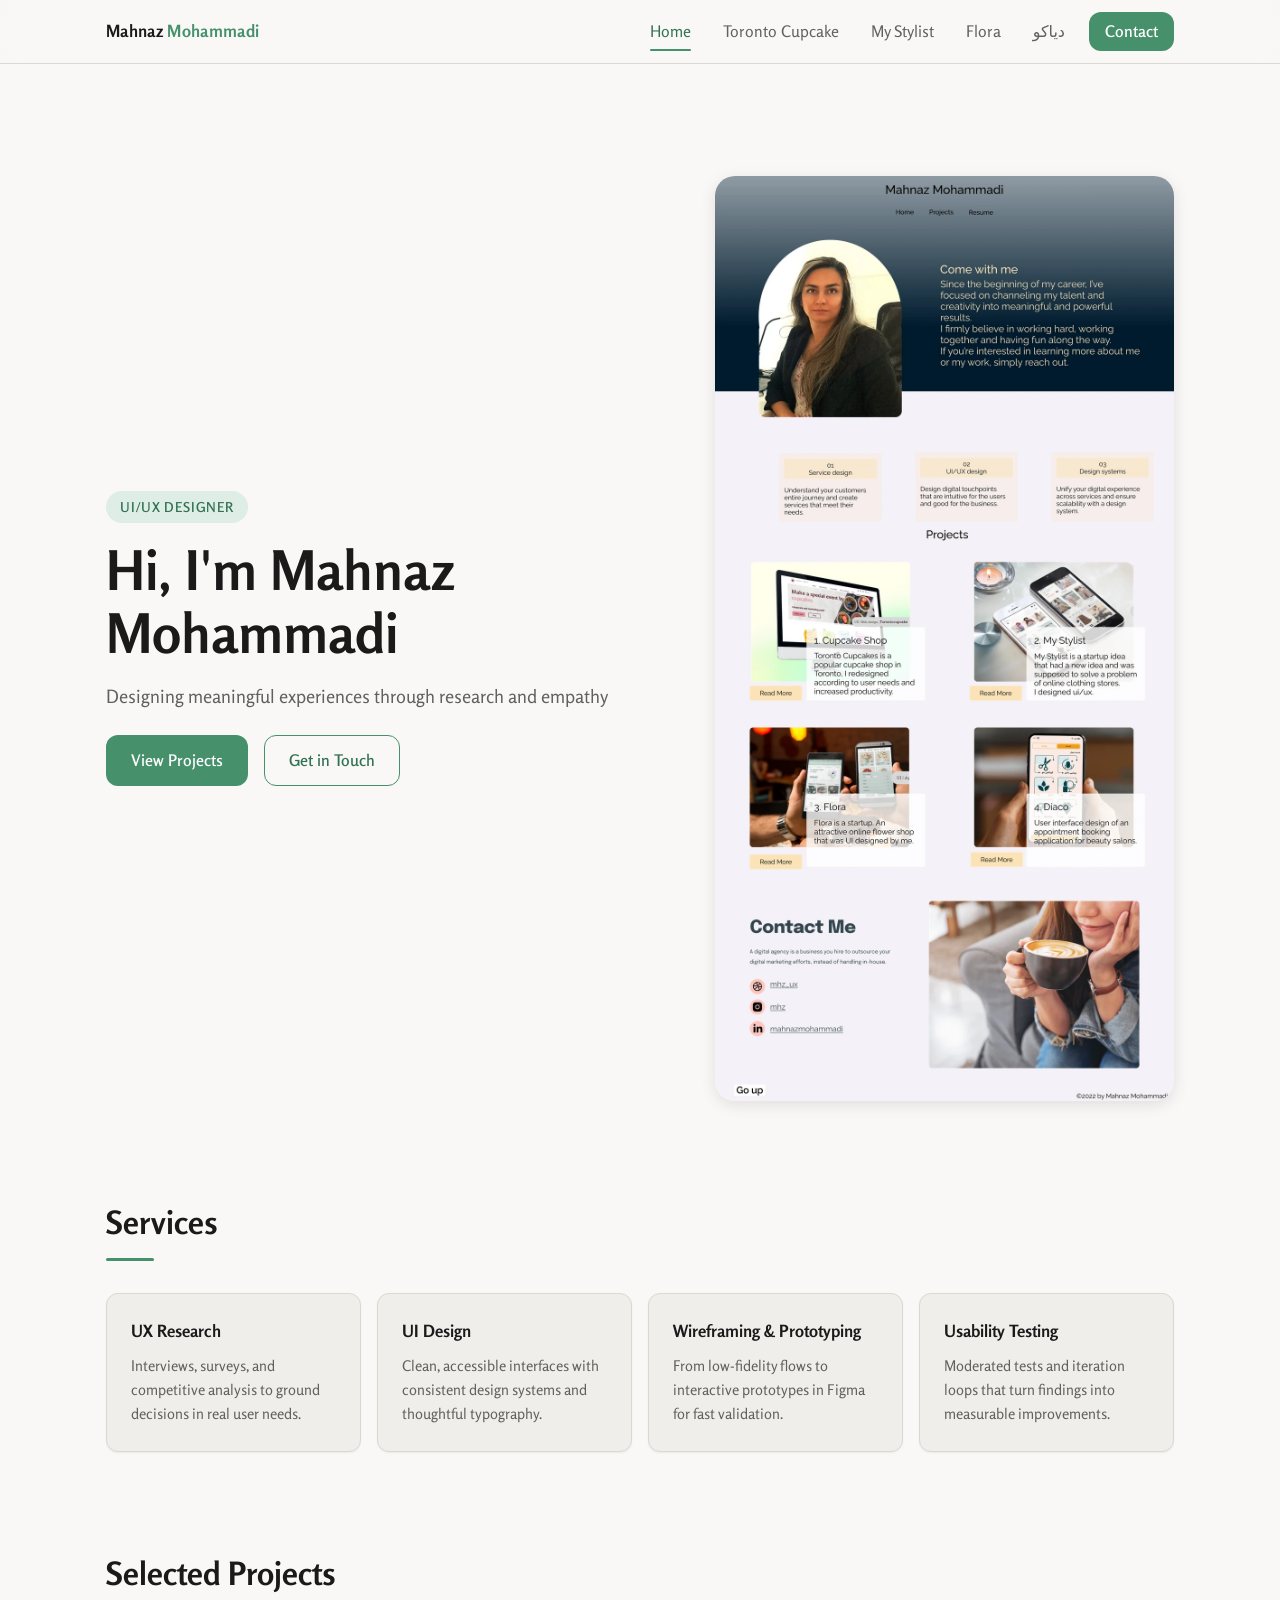
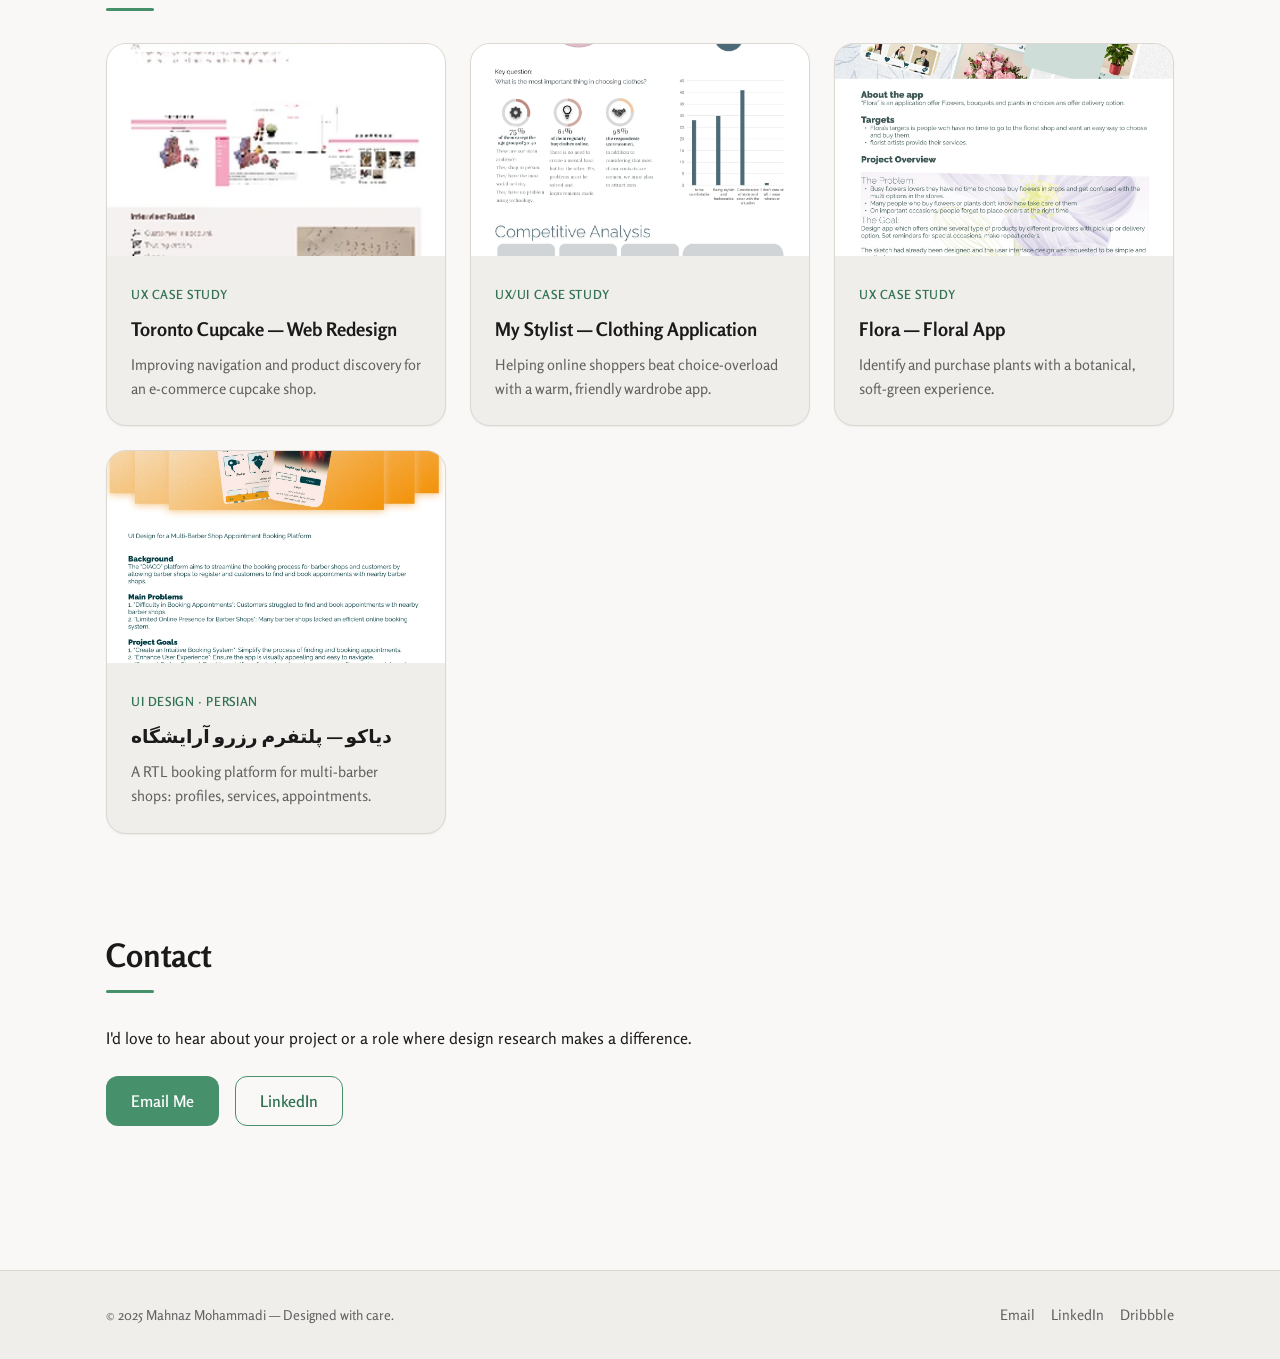
<file: index.html>
<!DOCTYPE html>
<html lang="en">
<head>
<meta charset="UTF-8" />
<meta name="viewport" content="width=device-width, initial-scale=1" />
<title>Mahnaz Mohammadi — UI/UX Designer</title>
<meta name="description" content="Portfolio of Mahnaz Mohammadi, UI/UX Designer — designing meaningful experiences through research and empathy." />
<link rel="preconnect" href="https://fonts.googleapis.com" />
<link rel="preconnect" href="https://fonts.gstatic.com" crossorigin />
<link href="https://fonts.googleapis.com/css2?family=Rosario:ital,wght@0,400;0,500;0,600;0,700;1,400&family=Balsamiq+Sans:wght@400;700&family=Vazirmatn:wght@400;600;700&display=swap" rel="stylesheet" />
<link rel="stylesheet" href="style.css" />
</head>
<body>
<a class="skip-link" href="#main">Skip to content</a>

<header class="site-header">
  <div class="header-inner">
    <a class="logo" href="index.html">Mahnaz <span>Mohammadi</span></a>
    <button class="nav-toggle" aria-expanded="false" aria-controls="primary-nav" aria-label="Toggle navigation">
      <span></span><span></span><span></span>
    </button>
    <nav id="primary-nav" class="nav-links" aria-label="Primary">
      <a href="index.html">Home</a>
      <a href="cupcake.html">Toronto Cupcake</a>
      <a href="my-stylist.html">My Stylist</a>
      <a href="flora.html">Flora</a>
      <a href="diaco.html">دیاکو</a>
      <a class="nav-cta" href="mailto:mahnaz.mohammadi@example.com">Contact</a>
    </nav>
  </div>
</header>

<main id="main">
  <!-- Hero -->
  <section class="hero">
    <div class="container hero-grid">
      <div>
        <span class="eyebrow">UI/UX Designer</span>
        <h1>Hi, I'm Mahnaz Mohammadi</h1>
        <p class="tagline">Designing meaningful experiences through research and empathy</p>
        <div class="btn-row">
          <a class="btn btn-primary" href="#projects">View Projects</a>
          <a class="btn btn-outline" href="mailto:mahnaz.mohammadi@example.com">Get in Touch</a>
        </div>
      </div>
      <img class="hero-img lazy-img" data-src="images/home.webp" alt="Portrait / design overview of Mahnaz Mohammadi" width="640" height="480" />
    </div>
  </section>

  <!-- Services -->
  <section class="section container" id="services">
    <h2 class="section-title">Services</h2>
    <div class="services-grid">
      <div class="service-card"><h3>UX Research</h3><p>Interviews, surveys, and competitive analysis to ground decisions in real user needs.</p></div>
      <div class="service-card"><h3>UI Design</h3><p>Clean, accessible interfaces with consistent design systems and thoughtful typography.</p></div>
      <div class="service-card"><h3>Wireframing &amp; Prototyping</h3><p>From low-fidelity flows to interactive prototypes in Figma for fast validation.</p></div>
      <div class="service-card"><h3>Usability Testing</h3><p>Moderated tests and iteration loops that turn findings into measurable improvements.</p></div>
    </div>
  </section>

  <!-- Projects -->
  <section class="section container" id="projects">
    <h2 class="section-title">Selected Projects</h2>
    <div class="projects-grid">
      <a class="project-card" href="cupcake.html">
        <img class="lazy-img" data-src="images/cupcake-4.webp" alt="Toronto Cupcake website redesign" loading="lazy" />
        <div class="card-body">
          <span class="card-tag">UX Case Study</span>
          <h3>Toronto Cupcake — Web Redesign</h3>
          <p>Improving navigation and product discovery for an e-commerce cupcake shop.</p>
        </div>
      </a>
      <a class="project-card" href="my-stylist.html">
        <img class="lazy-img" data-src="images/my-stylist.webp" alt="My Stylist clothing application" loading="lazy" />
        <div class="card-body">
          <span class="card-tag">UX/UI Case Study</span>
          <h3>My Stylist — Clothing Application</h3>
          <p>Helping online shoppers beat choice-overload with a warm, friendly wardrobe app.</p>
        </div>
      </a>
      <a class="project-card" href="flora.html">
        <img class="lazy-img" data-src="images/flora-1.webp" alt="Flora floral app" loading="lazy" />
        <div class="card-body">
          <span class="card-tag">UX Case Study</span>
          <h3>Flora — Floral App</h3>
          <p>Identify and purchase plants with a botanical, soft-green experience.</p>
        </div>
      </a>
      <a class="project-card" href="diaco.html">
        <img class="lazy-img" data-src="images/diaco-1.webp" alt="Diaco barber booking platform" loading="lazy" />
        <div class="card-body">
          <span class="card-tag">UI Design · Persian</span>
          <h3>دیاکو — پلتفرم رزرو آرایشگاه</h3>
          <p>A RTL booking platform for multi-barber shops: profiles, services, appointments.</p>
        </div>
      </a>
    </div>
  </section>

  <!-- Contact -->
  <section class="section container" id="contact">
    <h2 class="section-title">Contact</h2>
    <p>I'd love to hear about your project or a role where design research makes a difference.</p>
    <div class="btn-row" style="margin-top: var(--sp-3);">
      <a class="btn btn-primary" href="mailto:mahnaz.mohammadi@example.com">Email Me</a>
      <a class="btn btn-outline" href="https://www.linkedin.com/in/mahnaz-mohammadi" target="_blank" rel="noopener">LinkedIn</a>
    </div>
  </section>
</main>

<footer class="site-footer">
  <div class="container footer-inner">
    <span class="footer-copy">© 2025 Mahnaz Mohammadi — Designed with care.</span>
    <nav class="footer-links" aria-label="Social">
      <a href="mailto:mahnaz.mohammadi@example.com">Email</a>
      <a href="https://www.linkedin.com/in/mahnaz-mohammadi" target="_blank" rel="noopener">LinkedIn</a>
      <a href="https://dribbble.com/" target="_blank" rel="noopener">Dribbble</a>
    </nav>
  </div>
</footer>

<script src="main.js"></script>
</body>
</html>
</file>
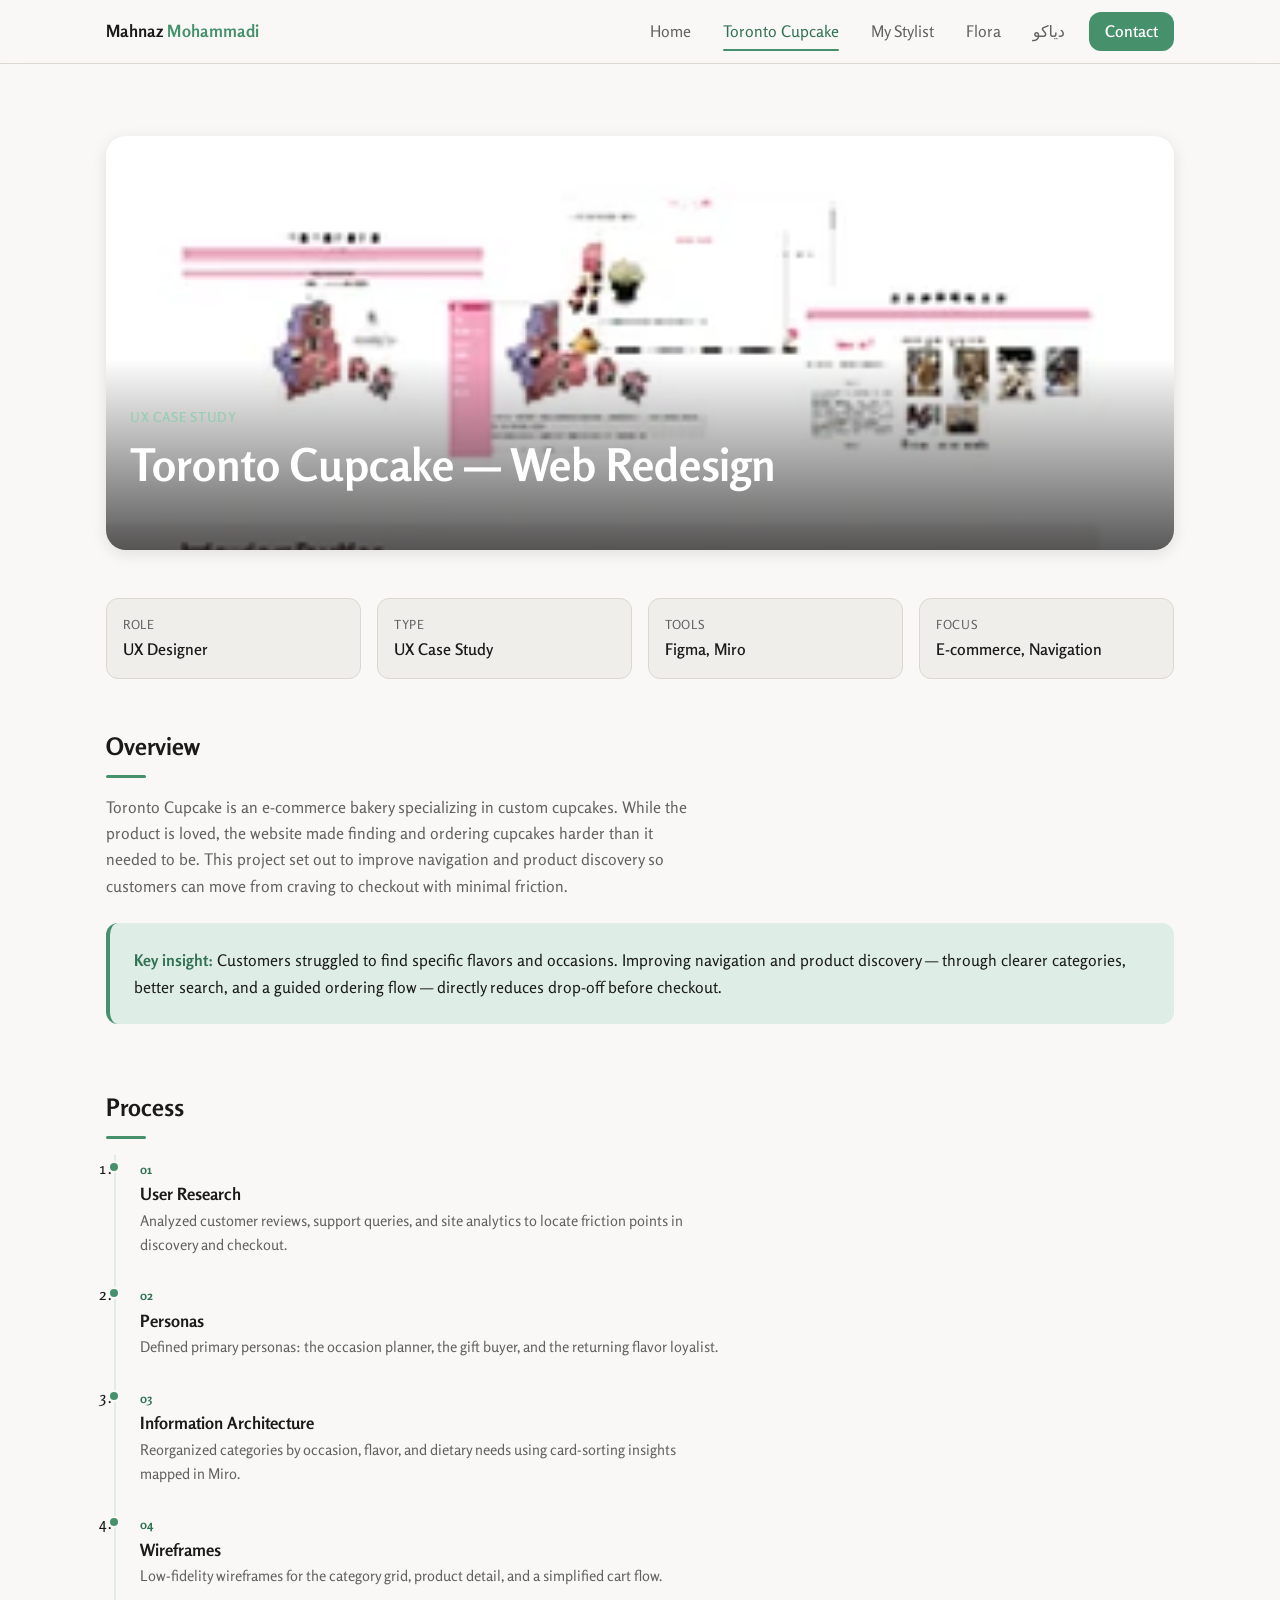
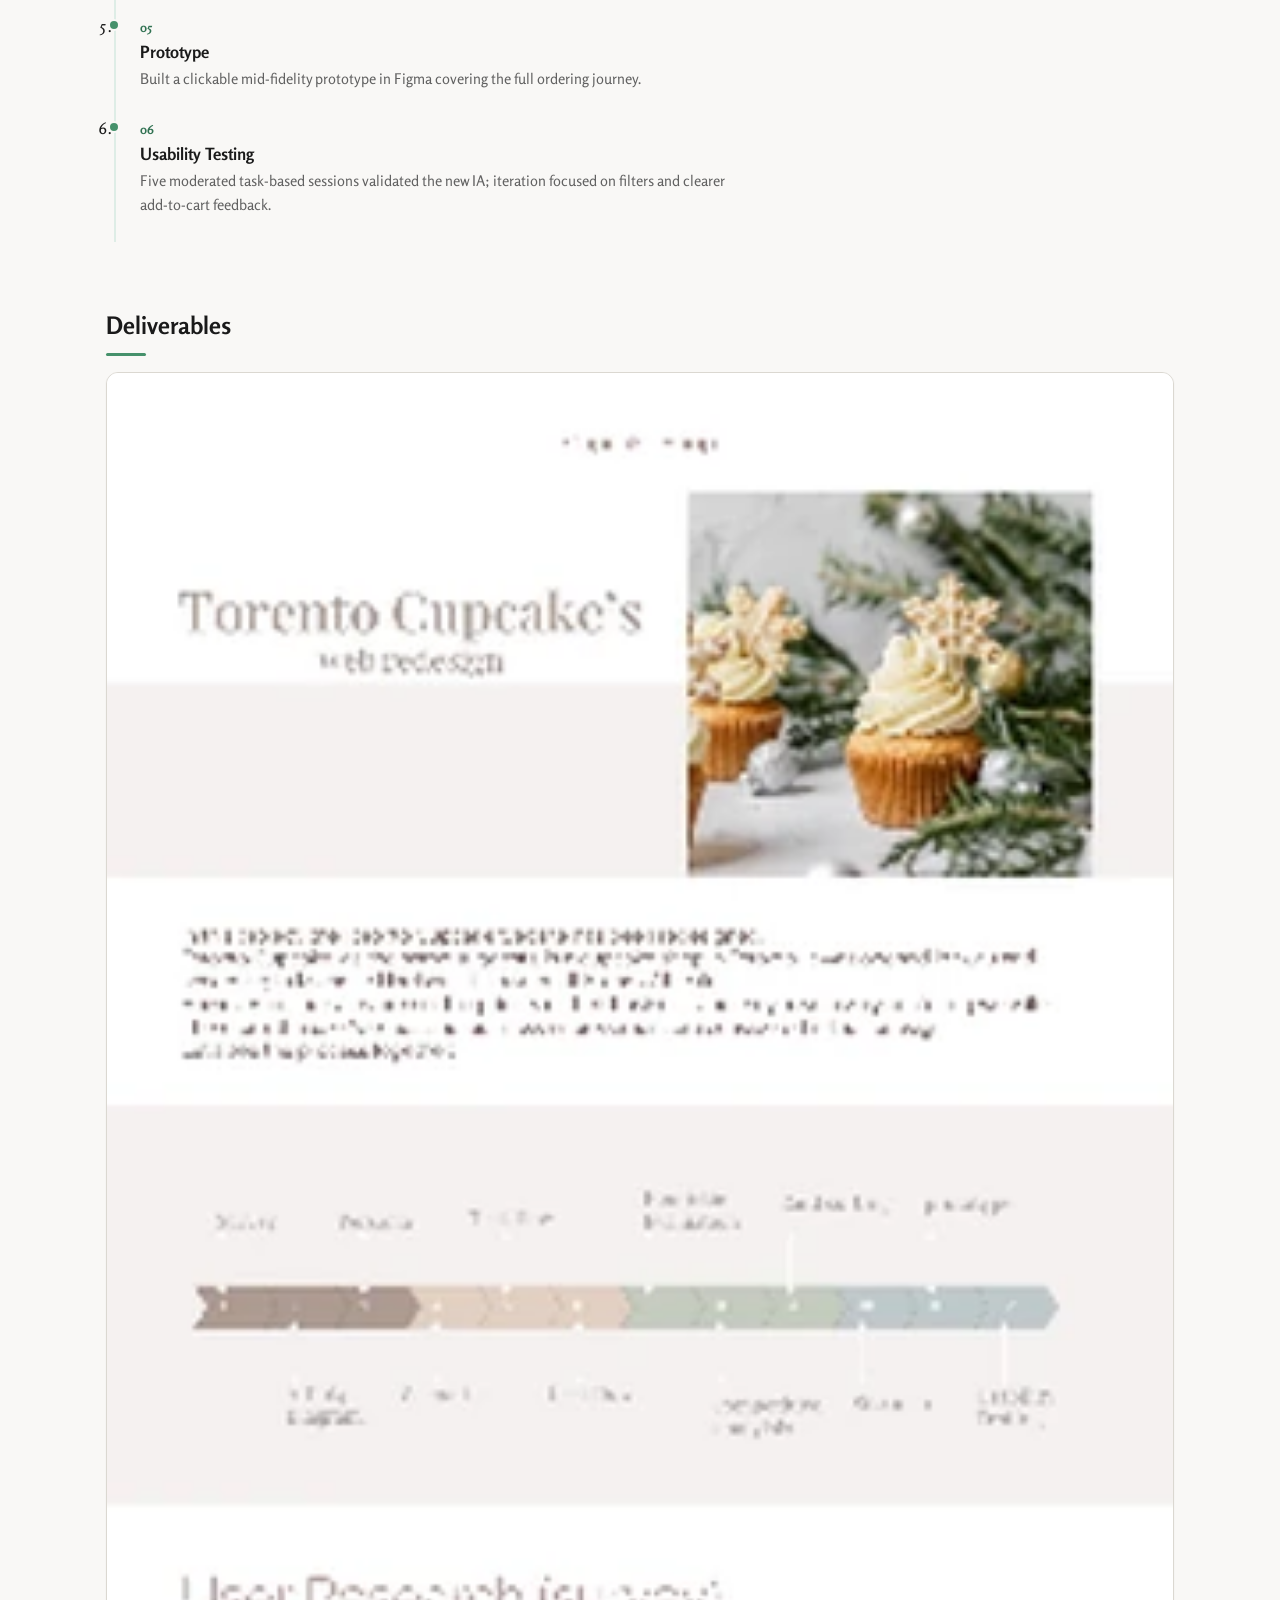
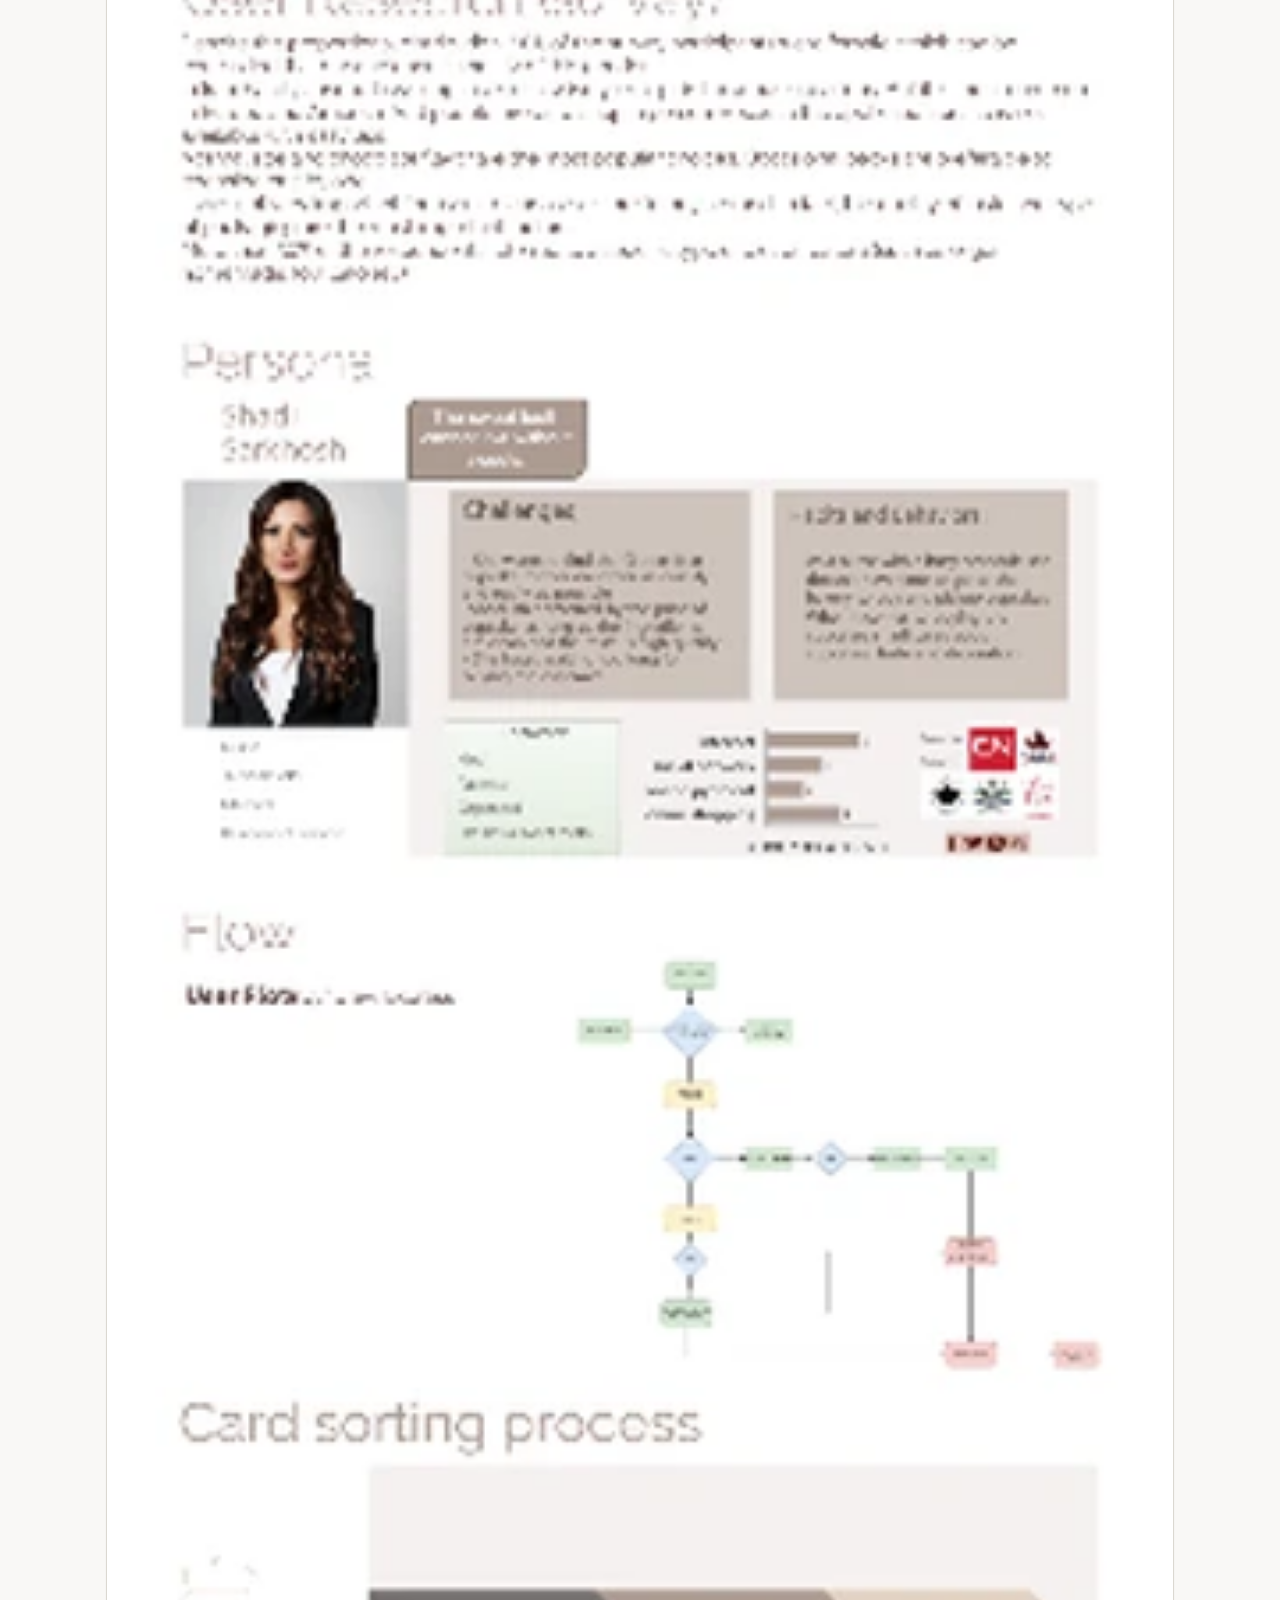
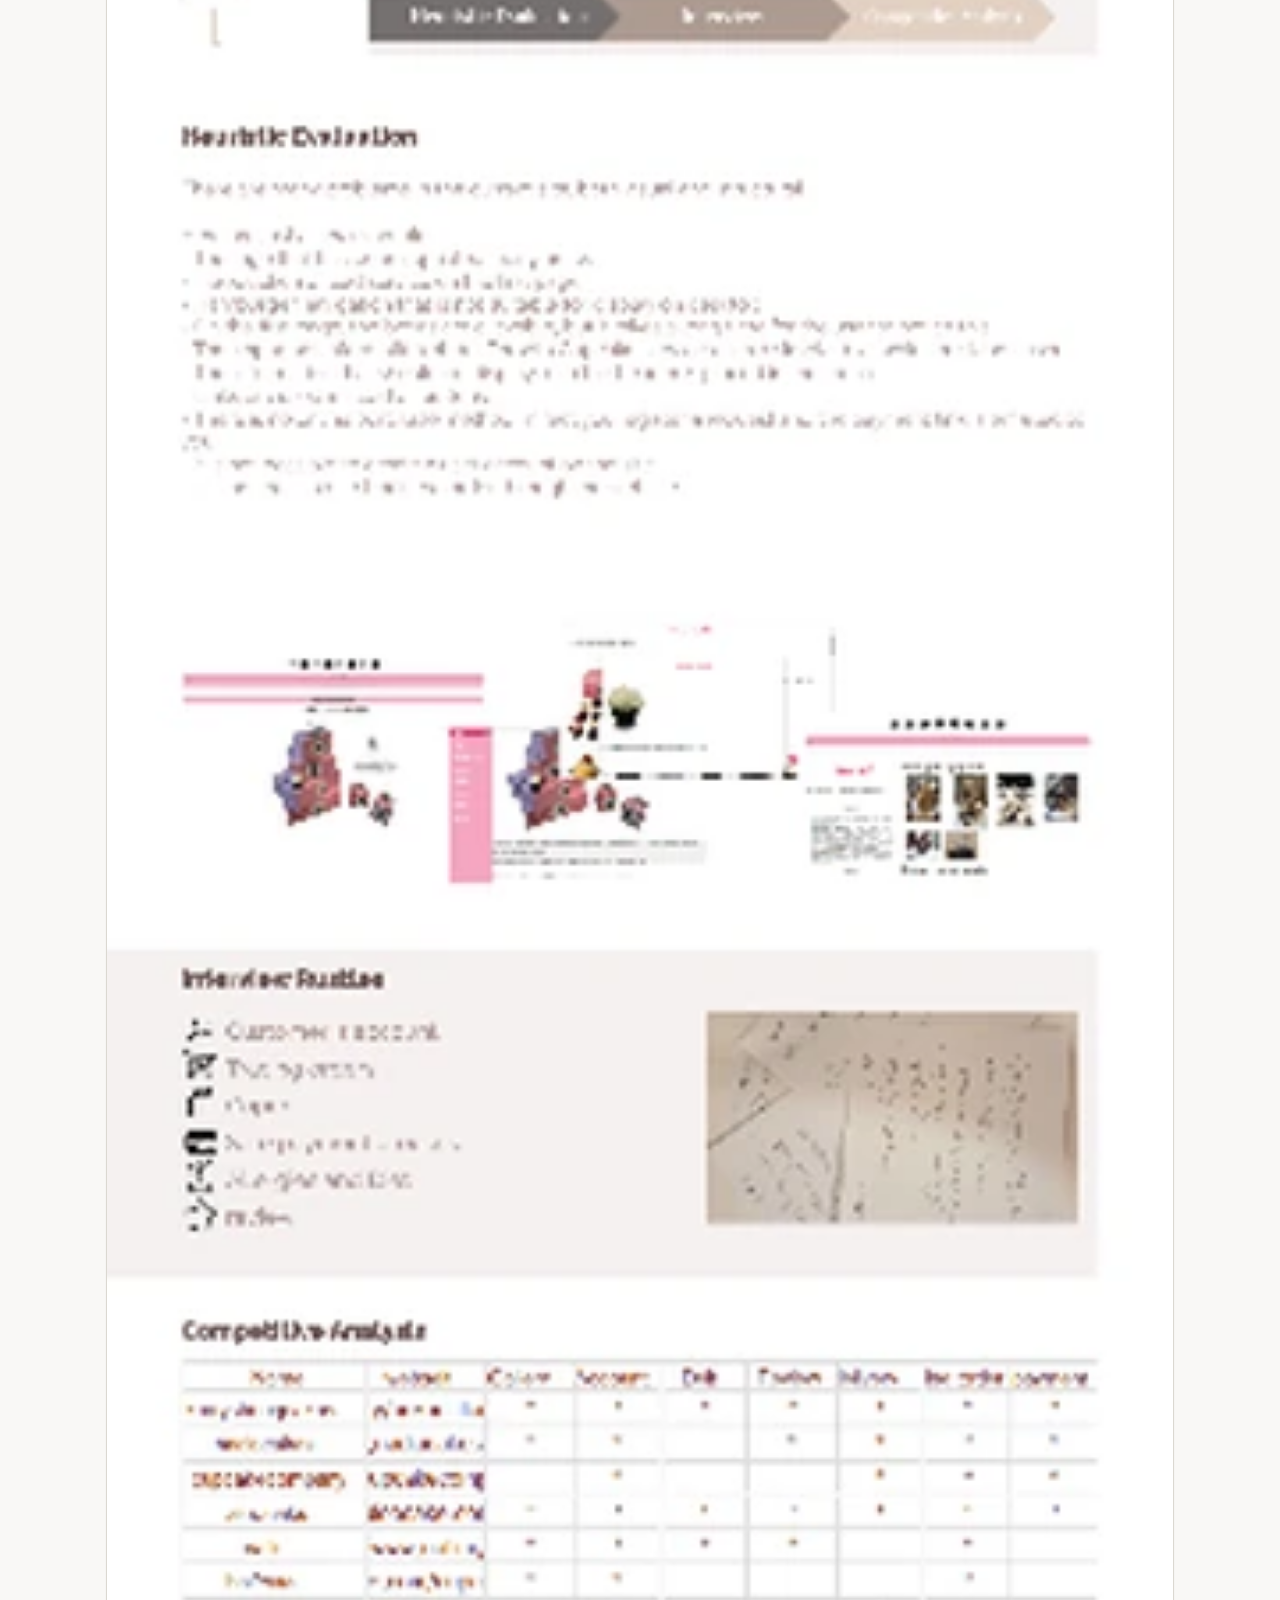
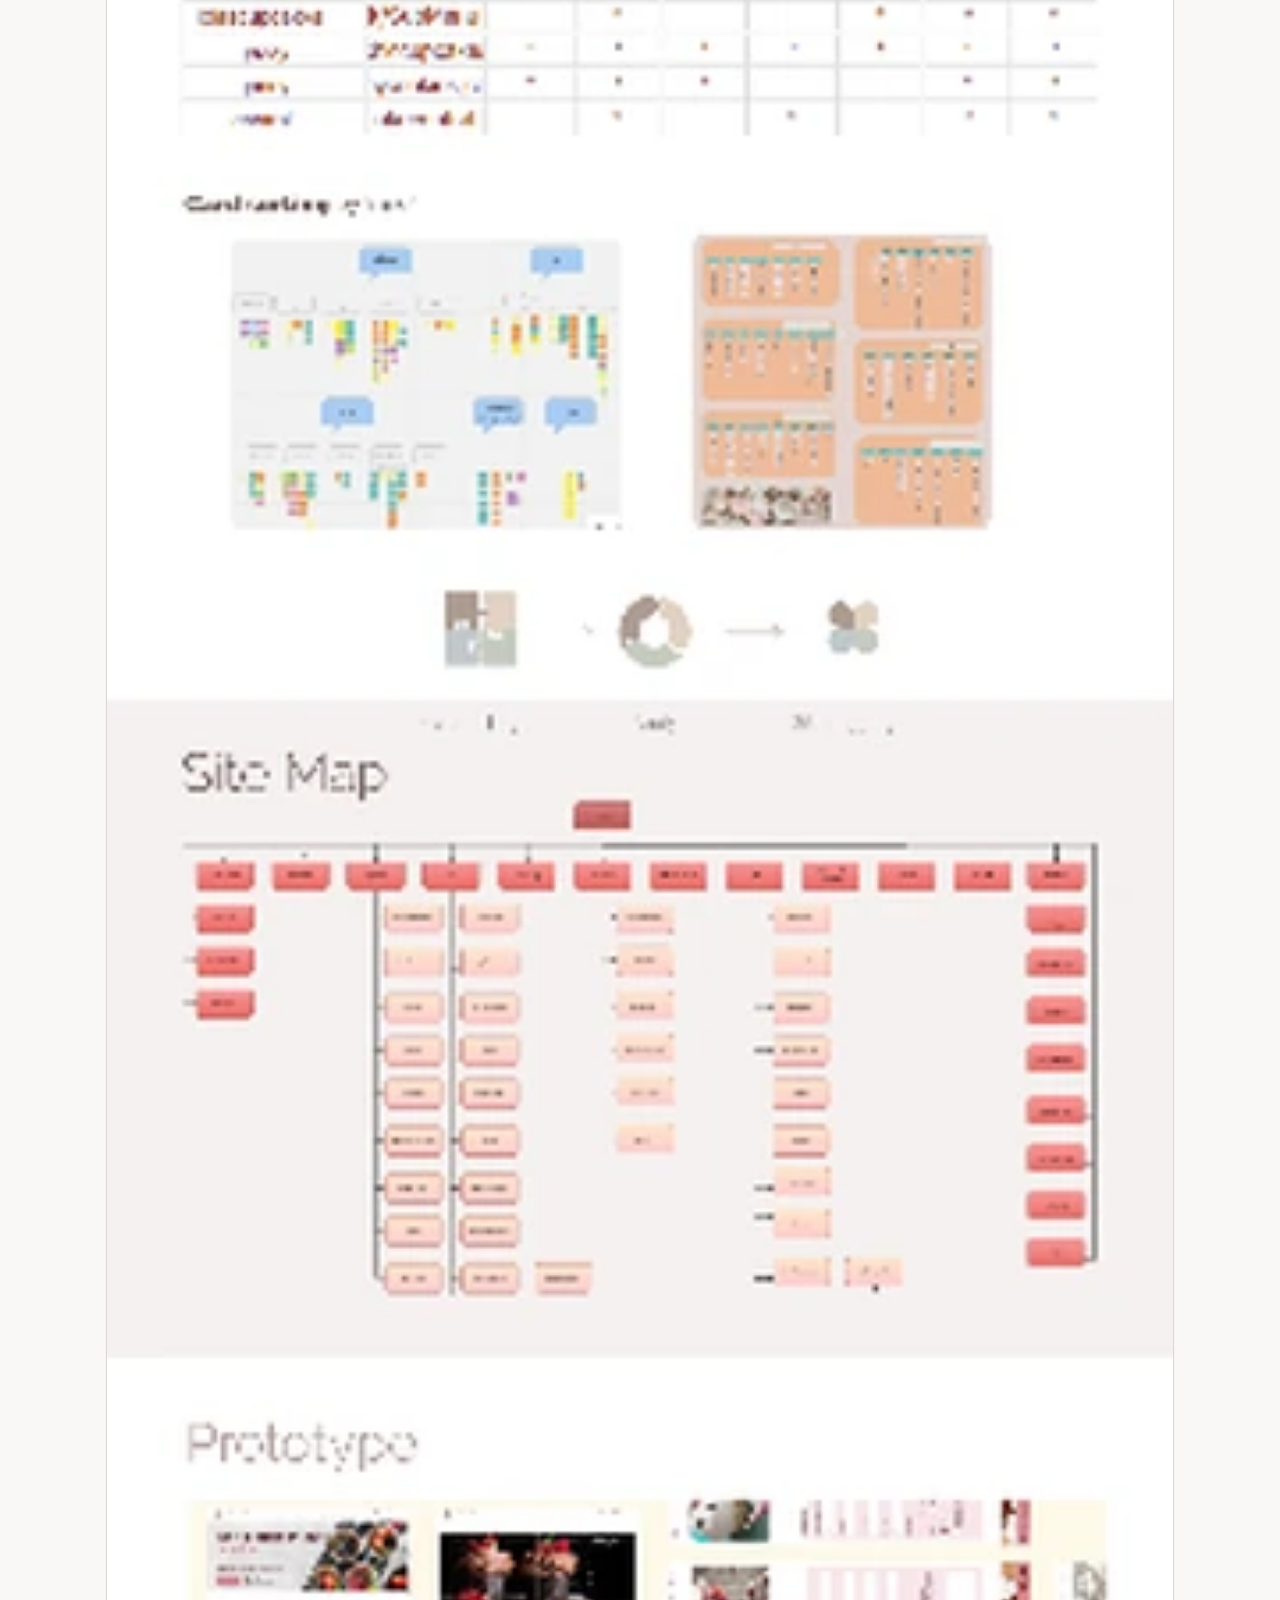
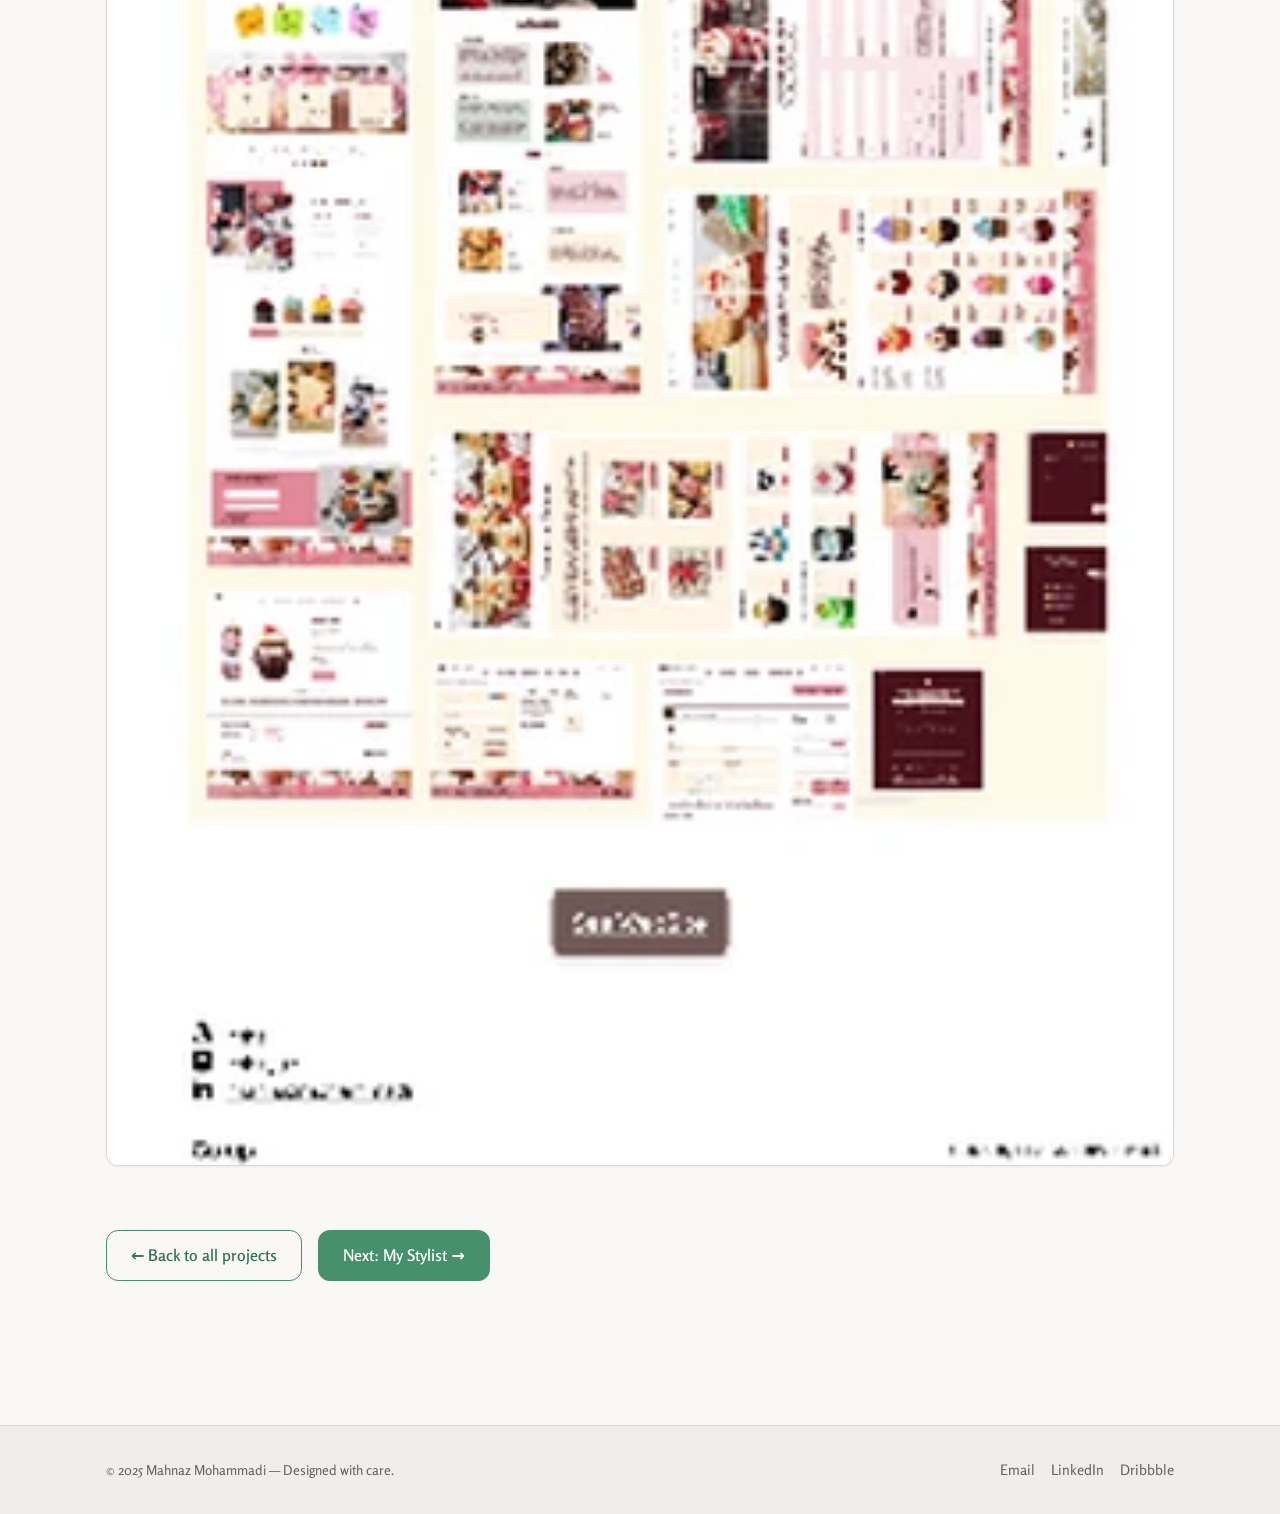
<file: cupcake.html>
<!DOCTYPE html>
<html lang="en">
<head>
<meta charset="UTF-8" />
<meta name="viewport" content="width=device-width, initial-scale=1" />
<title>Toronto Cupcake — Web Redesign | Mahnaz Mohammadi</title>
<meta name="description" content="UX case study: improving navigation and product discovery for Toronto Cupcake's e-commerce site." />
<link rel="preconnect" href="https://fonts.googleapis.com" />
<link rel="preconnect" href="https://fonts.gstatic.com" crossorigin />
<link href="https://fonts.googleapis.com/css2?family=Rosario:ital,wght@0,400;0,500;0,600;0,700;1,400&family=Balsamiq+Sans:wght@400;700&family=Vazirmatn:wght@400;600;700&display=swap" rel="stylesheet" />
<link rel="stylesheet" href="style.css" />
</head>
<body>
<a class="skip-link" href="#main">Skip to content</a>

<header class="site-header">
  <div class="header-inner">
    <a class="logo" href="index.html">Mahnaz <span>Mohammadi</span></a>
    <button class="nav-toggle" aria-expanded="false" aria-controls="primary-nav" aria-label="Toggle navigation">
      <span></span><span></span><span></span>
    </button>
    <nav id="primary-nav" class="nav-links" aria-label="Primary">
      <a href="index.html">Home</a>
      <a href="cupcake.html">Toronto Cupcake</a>
      <a href="my-stylist.html">My Stylist</a>
      <a href="flora.html">Flora</a>
      <a href="diaco.html">دیاکو</a>
      <a class="nav-cta" href="mailto:mahnaz.mohammadi@example.com">Contact</a>
    </nav>
  </div>
</header>

<main id="main">
  <div class="container">
    <!-- Hero -->
    <section class="case-hero">
      <img src="images/cupcake-4.webp" alt="Toronto Cupcake redesign hero" />
      <div class="case-hero-overlay">
        <p class="case-type">UX Case Study</p>
        <h1>Toronto Cupcake — Web Redesign</h1>
      </div>
    </section>

    <!-- Meta -->
    <dl class="meta-grid">
      <div class="meta-item"><dt>Role</dt><dd>UX Designer</dd></div>
      <div class="meta-item"><dt>Type</dt><dd>UX Case Study</dd></div>
      <div class="meta-item"><dt>Tools</dt><dd>Figma, Miro</dd></div>
      <div class="meta-item"><dt>Focus</dt><dd>E-commerce, Navigation</dd></div>
    </dl>

    <!-- Overview -->
    <section class="case-section">
      <h2>Overview</h2>
      <p>
        Toronto Cupcake is an e-commerce bakery specializing in custom cupcakes. While the product
        is loved, the website made finding and ordering cupcakes harder than it needed to be.
        This project set out to improve navigation and product discovery so customers can move
        from craving to checkout with minimal friction.
      </p>
      <div class="insight">
        <strong>Key insight:</strong> Customers struggled to find specific flavors and occasions.
        Improving navigation and product discovery — through clearer categories, better search,
        and a guided ordering flow — directly reduces drop-off before checkout.
      </div>
    </section>

    <!-- Process -->
    <section class="case-section">
      <h2>Process</h2>
      <ol class="timeline">
        <li><span class="phase-num">01</span><h3>User Research</h3><p>Analyzed customer reviews, support queries, and site analytics to locate friction points in discovery and checkout.</p></li>
        <li><span class="phase-num">02</span><h3>Personas</h3><p>Defined primary personas: the occasion planner, the gift buyer, and the returning flavor loyalist.</p></li>
        <li><span class="phase-num">03</span><h3>Information Architecture</h3><p>Reorganized categories by occasion, flavor, and dietary needs using card-sorting insights mapped in Miro.</p></li>
        <li><span class="phase-num">04</span><h3>Wireframes</h3><p>Low-fidelity wireframes for the category grid, product detail, and a simplified cart flow.</p></li>
        <li><span class="phase-num">05</span><h3>Prototype</h3><p>Built a clickable mid-fidelity prototype in Figma covering the full ordering journey.</p></li>
        <li><span class="phase-num">06</span><h3>Usability Testing</h3><p>Five moderated task-based sessions validated the new IA; iteration focused on filters and clearer add-to-cart feedback.</p></li>
      </ol>
    </section>

    <!-- Gallery -->
    <section class="case-section">
      <h2>Deliverables</h2>
      <div class="gallery">
        <img class="lazy-img" data-src="images/cupcake-4.webp" alt="Toronto Cupcake final redesign screens" loading="lazy" />
      </div>
    </section>

    <div class="btn-row" style="margin-bottom: var(--sp-5);">
      <a class="btn btn-outline" href="index.html">← Back to all projects</a>
      <a class="btn btn-primary" href="my-stylist.html">Next: My Stylist →</a>
    </div>
  </div>
</main>

<footer class="site-footer">
  <div class="container footer-inner">
    <span class="footer-copy">© 2025 Mahnaz Mohammadi — Designed with care.</span>
    <nav class="footer-links" aria-label="Social">
      <a href="mailto:mahnaz.mohammadi@example.com">Email</a>
      <a href="https://www.linkedin.com/in/mahnaz-mohammadi" target="_blank" rel="noopener">LinkedIn</a>
      <a href="https://dribbble.com/" target="_blank" rel="noopener">Dribbble</a>
    </nav>
  </div>
</footer>

<script src="main.js"></script>
</body>
</html>
</file>
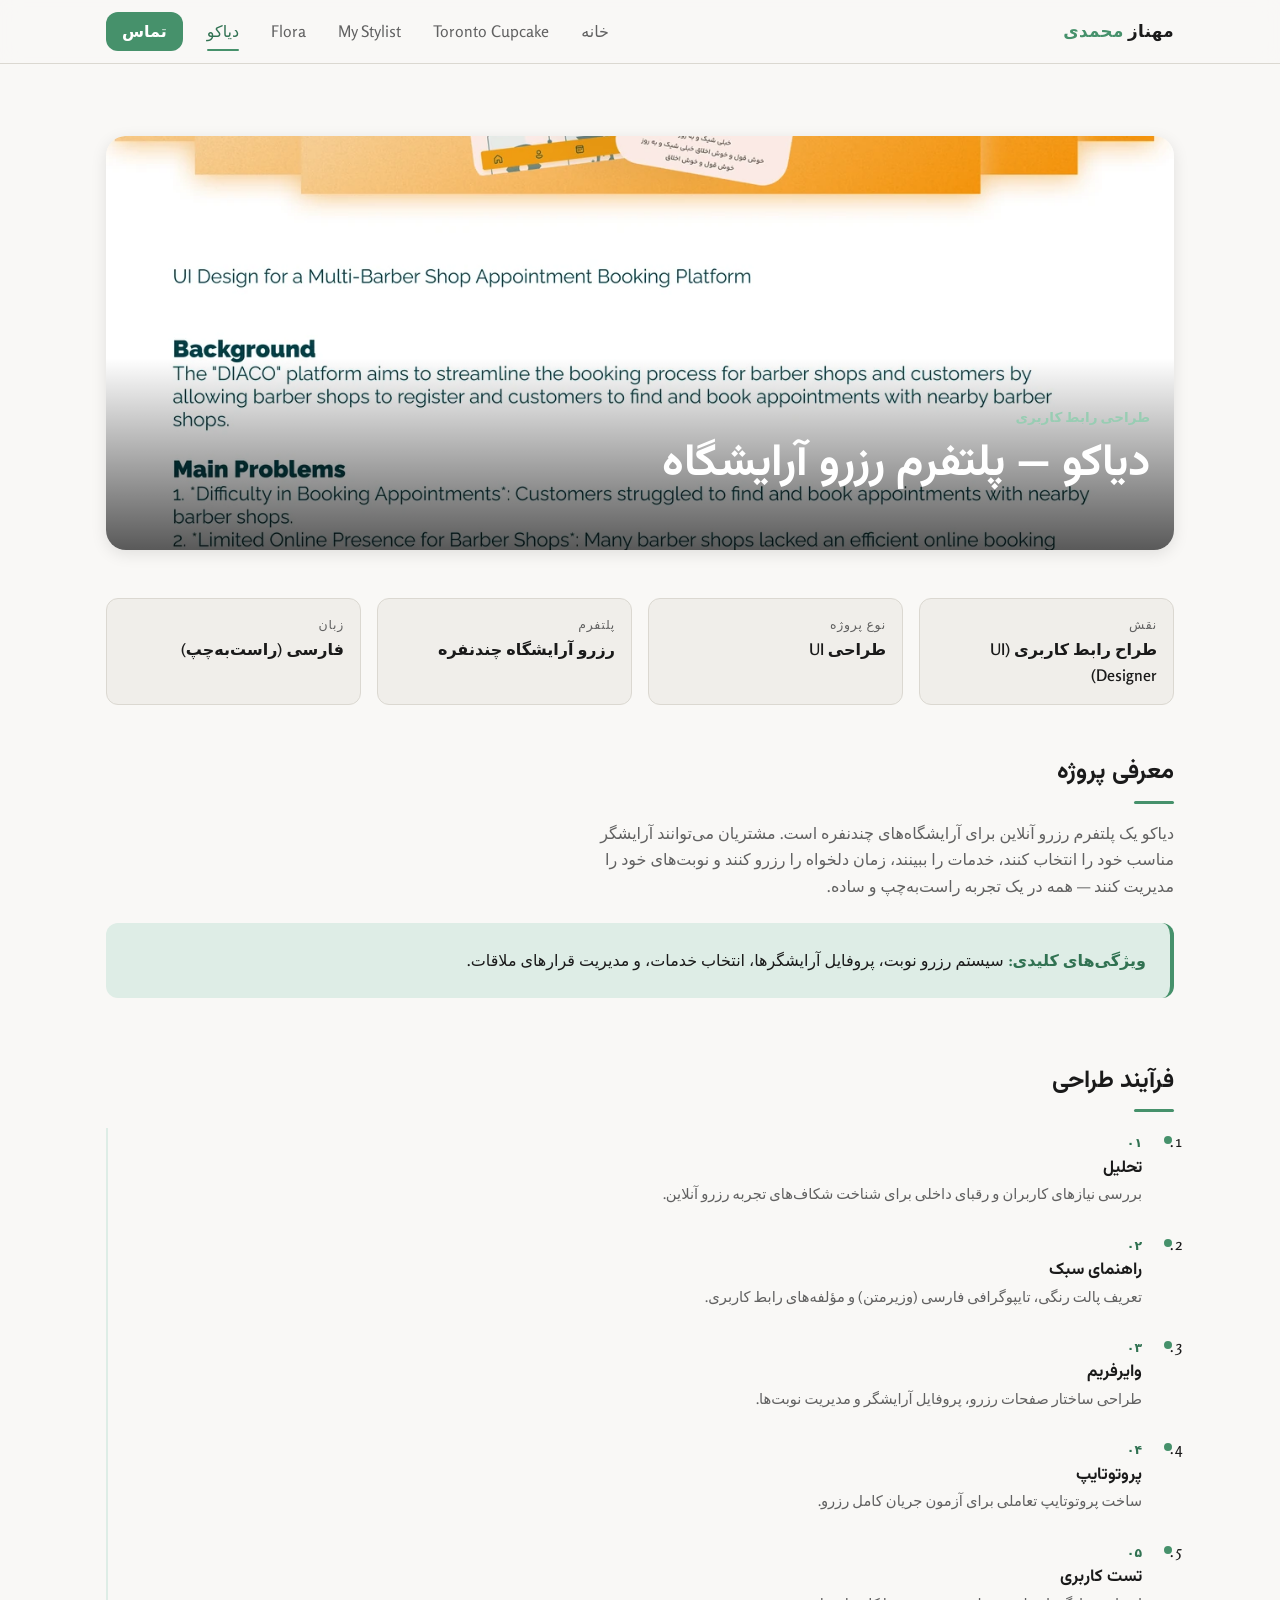
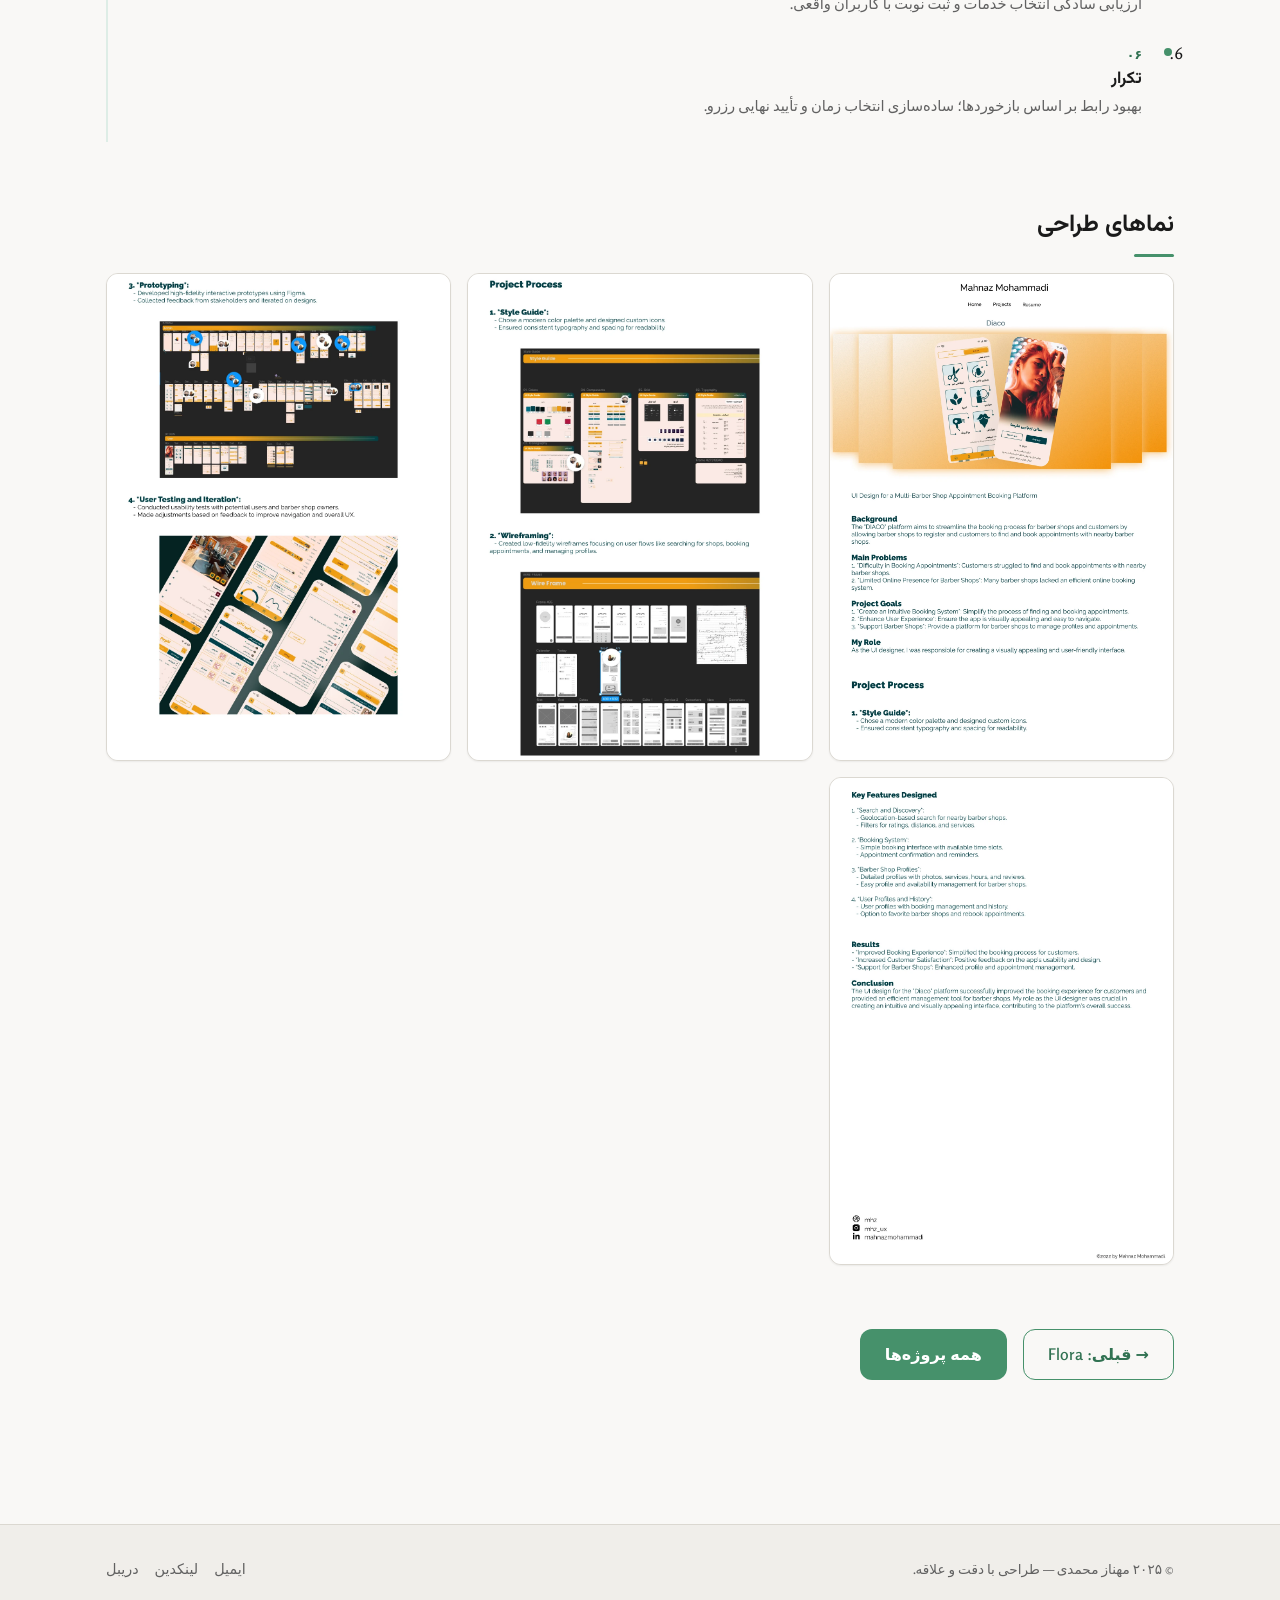
<file: diaco.html>
<!DOCTYPE html>
<html lang="fa" dir="rtl">
<head>
<meta charset="UTF-8" />
<meta name="viewport" content="width=device-width, initial-scale=1" />
<title>دیاکو — پلتفرم رزرو آرایشگاه | مهناز محمدی</title>
<meta name="description" content="مطالعه موردی طراحی رابط کاربری: دیاکو، پلتفرم رزرو آنلاین آرایشگاه‌های چندنفره." />
<link rel="preconnect" href="https://fonts.googleapis.com" />
<link rel="preconnect" href="https://fonts.gstatic.com" crossorigin />
<link href="https://fonts.googleapis.com/css2?family=Vazirmatn:wght@400;600;700&family=Rosario:wght@400;600&family=Balsamiq+Sans:wght@400;700&display=swap" rel="stylesheet" />
<link rel="stylesheet" href="style.css" />
</head>
<body>
<a class="skip-link" href="#main">رفتن به محتوا</a>

<header class="site-header">
  <div class="header-inner">
    <a class="logo" href="index.html">مهناز <span>محمدی</span></a>
    <button class="nav-toggle" aria-expanded="false" aria-controls="primary-nav" aria-label="باز و بسته کردن منو">
      <span></span><span></span><span></span>
    </button>
    <nav id="primary-nav" class="nav-links" aria-label="منوی اصلی">
      <a href="index.html">خانه</a>
      <a href="cupcake.html">Toronto Cupcake</a>
      <a href="my-stylist.html">My Stylist</a>
      <a href="flora.html">Flora</a>
      <a href="diaco.html">دیاکو</a>
      <a class="nav-cta" href="mailto:mahnaz.mohammadi@example.com">تماس</a>
    </nav>
  </div>
</header>

<main id="main">
  <div class="container">
    <!-- Hero -->
    <section class="case-hero">
      <img src="images/diaco-1.webp" alt="نمای کلی پلتفرم دیاکو" />
      <div class="case-hero-overlay">
        <p class="case-type">طراحی رابط کاربری</p>
        <h1>دیاکو — پلتفرم رزرو آرایشگاه</h1>
      </div>
    </section>

    <!-- Meta -->
    <dl class="meta-grid">
      <div class="meta-item"><dt>نقش</dt><dd>طراح رابط کاربری (UI Designer)</dd></div>
      <div class="meta-item"><dt>نوع پروژه</dt><dd>طراحی UI</dd></div>
      <div class="meta-item"><dt>پلتفرم</dt><dd>رزرو آرایشگاه چندنفره</dd></div>
      <div class="meta-item"><dt>زبان</dt><dd>فارسی (راست‌به‌چپ)</dd></div>
    </dl>

    <!-- Overview -->
    <section class="case-section">
      <h2>معرفی پروژه</h2>
      <p>
        دیاکو یک پلتفرم رزرو آنلاین برای آرایشگاه‌های چندنفره است. مشتریان می‌توانند آرایشگر
        مناسب خود را انتخاب کنند، خدمات را ببینند، زمان دلخواه را رزرو کنند و نوبت‌های خود را
        مدیریت کنند — همه در یک تجربه راست‌به‌چپ و ساده.
      </p>
      <div class="insight">
        <strong>ویژگی‌های کلیدی:</strong> سیستم رزرو نوبت، پروفایل آرایشگرها، انتخاب خدمات،
        و مدیریت قرارهای ملاقات.
      </div>
    </section>

    <!-- Process -->
    <section class="case-section">
      <h2>فرآیند طراحی</h2>
      <ol class="timeline">
        <li><span class="phase-num">۰۱</span><h3>تحلیل</h3><p>بررسی نیازهای کاربران و رقبای داخلی برای شناخت شکاف‌های تجربه رزرو آنلاین.</p></li>
        <li><span class="phase-num">۰۲</span><h3>راهنمای سبک</h3><p>تعریف پالت رنگی، تایپوگرافی فارسی (وزیرمتن) و مؤلفه‌های رابط کاربری.</p></li>
        <li><span class="phase-num">۰۳</span><h3>وایرفریم</h3><p>طراحی ساختار صفحات رزرو، پروفایل آرایشگر و مدیریت نوبت‌ها.</p></li>
        <li><span class="phase-num">۰۴</span><h3>پروتوتایپ</h3><p>ساخت پروتوتایپ تعاملی برای آزمون جریان کامل رزرو.</p></li>
        <li><span class="phase-num">۰۵</span><h3>تست کاربری</h3><p>ارزیابی سادگی انتخاب خدمات و ثبت نوبت با کاربران واقعی.</p></li>
        <li><span class="phase-num">۰۶</span><h3>تکرار</h3><p>بهبود رابط بر اساس بازخوردها؛ ساده‌سازی انتخاب زمان و تأیید نهایی رزرو.</p></li>
      </ol>
    </section>

    <!-- Gallery -->
    <section class="case-section">
      <h2>نماهای طراحی</h2>
      <div class="gallery">
        <img class="lazy-img" data-src="images/diaco-1.webp" alt="صفحه اصلی دیاکو" loading="lazy" />
        <img class="lazy-img" data-src="images/diaco-2.webp" alt="پروفایل آرایشگر و انتخاب خدمات" loading="lazy" />
        <img class="lazy-img" data-src="images/diaco-3.webp" alt="جریان رزرو نوبت" loading="lazy" />
        <img class="lazy-img" data-src="images/diaco-4.webp" alt="مدیریت نوبت‌ها" loading="lazy" />
      </div>
    </section>

    <div class="btn-row" style="margin-bottom: var(--sp-5);">
      <a class="btn btn-outline" href="flora.html">→ قبلی: Flora</a>
      <a class="btn btn-primary" href="index.html">همه پروژه‌ها</a>
    </div>
  </div>
</main>

<footer class="site-footer">
  <div class="container footer-inner">
    <span class="footer-copy">© ۲۰۲۵ مهناز محمدی — طراحی با دقت و علاقه.</span>
    <nav class="footer-links" aria-label="شبکه‌های اجتماعی">
      <a href="mailto:mahnaz.mohammadi@example.com">ایمیل</a>
      <a href="https://www.linkedin.com/in/mahnaz-mohammadi" target="_blank" rel="noopener">لینکدین</a>
      <a href="https://dribbble.com/" target="_blank" rel="noopener">دریبل</a>
    </nav>
  </div>
</footer>

<script src="main.js"></script>
</body>
</html>
</file>
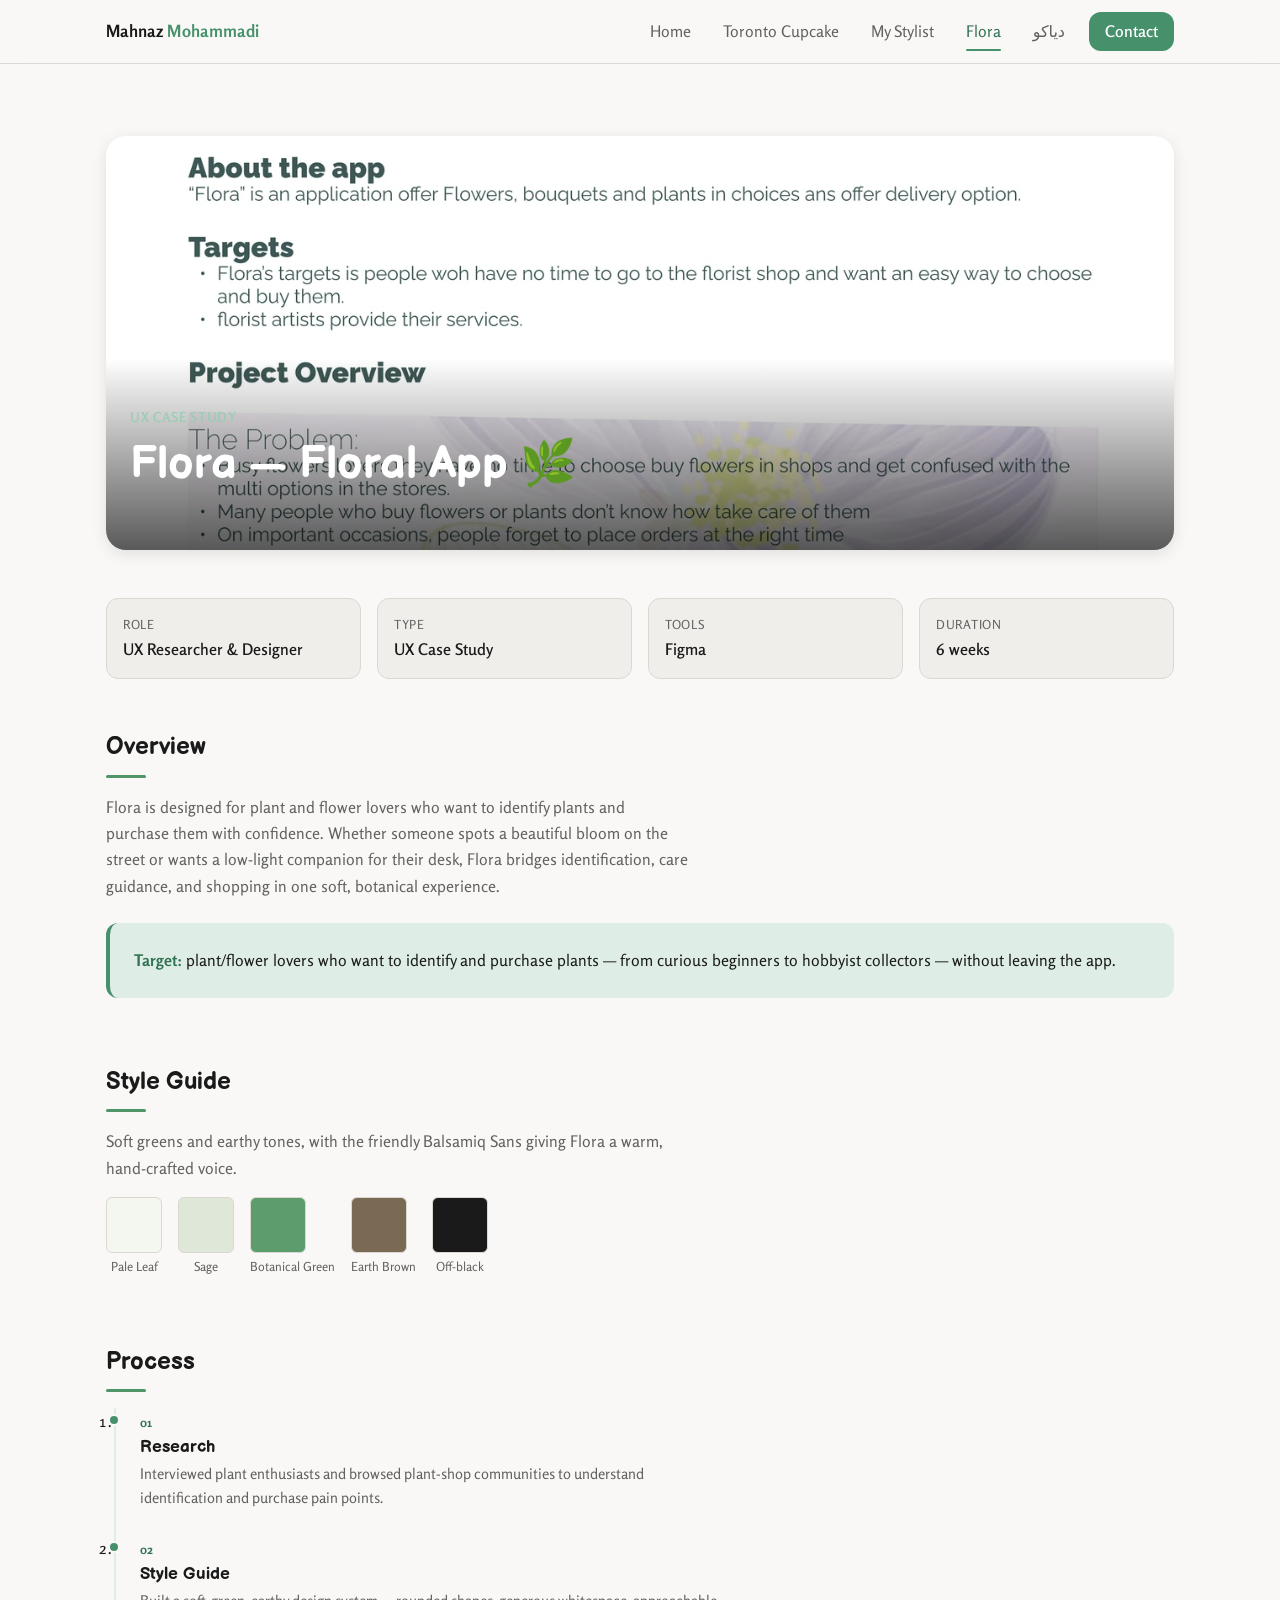
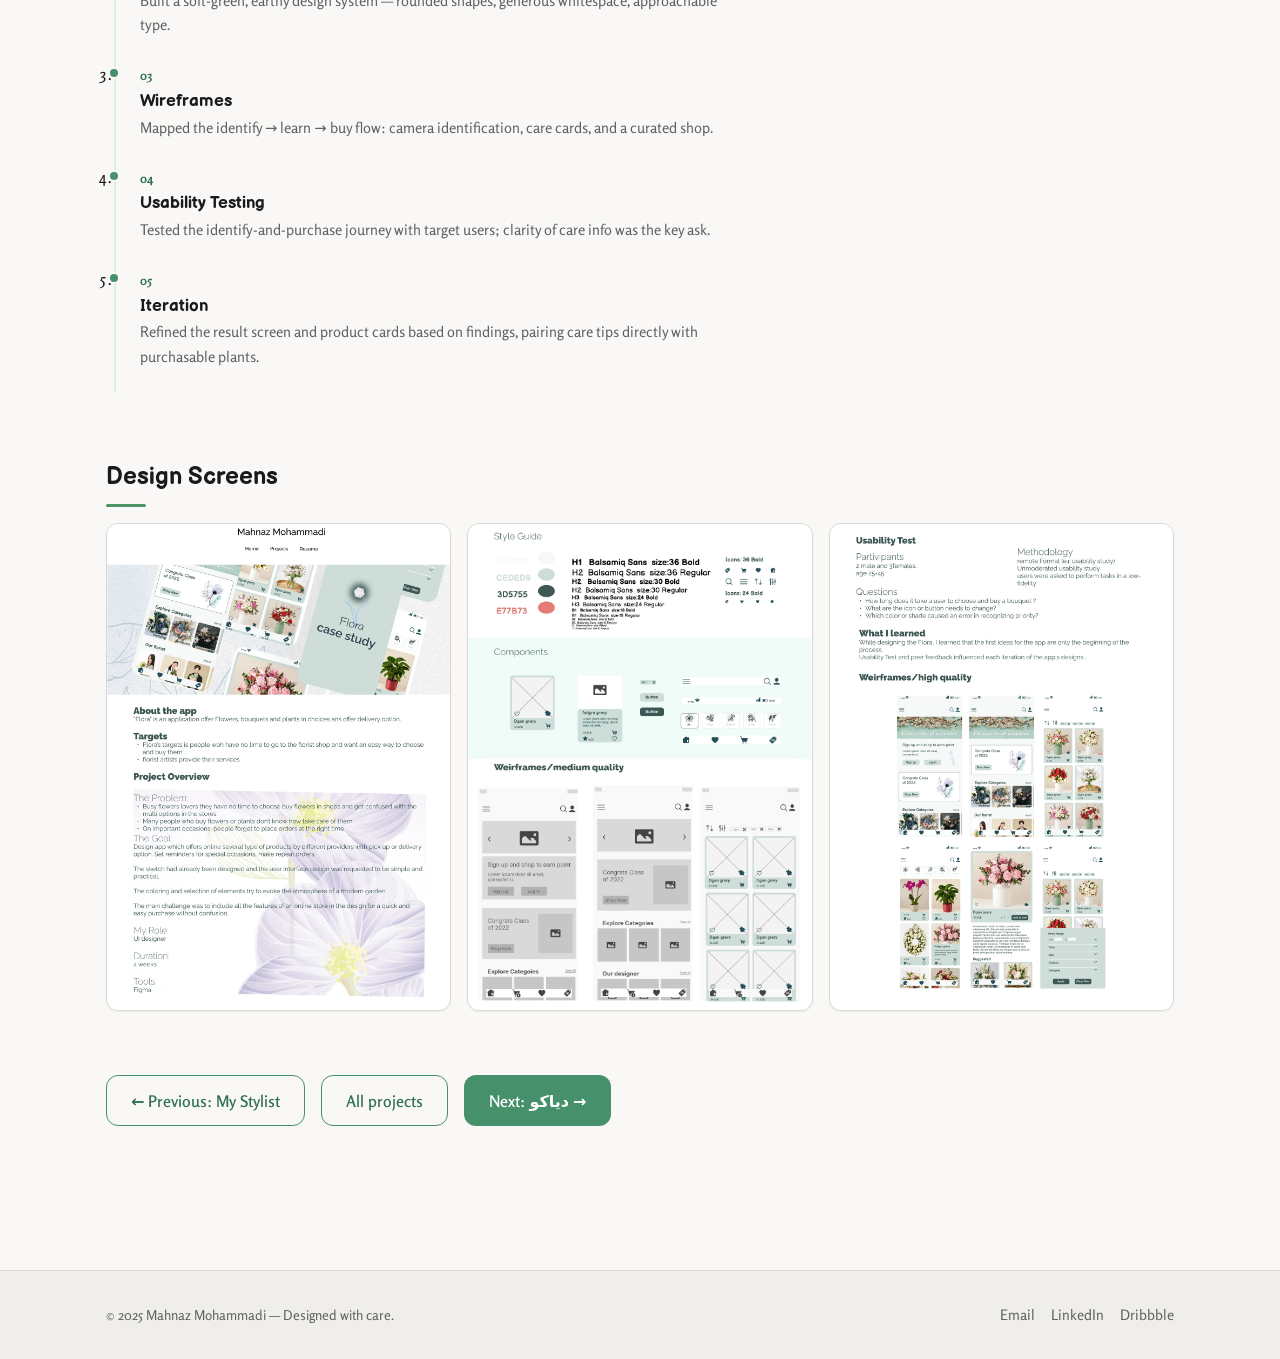
<file: flora.html>
<!DOCTYPE html>
<html lang="en">
<head>
<meta charset="UTF-8" />
<meta name="viewport" content="width=device-width, initial-scale=1" />
<title>Flora — Floral App | Mahnaz Mohammadi</title>
<meta name="description" content="UX case study: Flora, a floral app for plant and flower lovers who want to identify and purchase plants." />
<link rel="preconnect" href="https://fonts.googleapis.com" />
<link rel="preconnect" href="https://fonts.gstatic.com" crossorigin />
<link href="https://fonts.googleapis.com/css2?family=Rosario:ital,wght@0,400;0,500;0,600;0,700;1,400&family=Balsamiq+Sans:wght@400;700&family=Vazirmatn:wght@400;600;700&display=swap" rel="stylesheet" />
<link rel="stylesheet" href="style.css" />
</head>
<body class="flora">
<a class="skip-link" href="#main">Skip to content</a>

<header class="site-header">
  <div class="header-inner">
    <a class="logo" href="index.html">Mahnaz <span>Mohammadi</span></a>
    <button class="nav-toggle" aria-expanded="false" aria-controls="primary-nav" aria-label="Toggle navigation">
      <span></span><span></span><span></span>
    </button>
    <nav id="primary-nav" class="nav-links" aria-label="Primary">
      <a href="index.html">Home</a>
      <a href="cupcake.html">Toronto Cupcake</a>
      <a href="my-stylist.html">My Stylist</a>
      <a href="flora.html">Flora</a>
      <a href="diaco.html">دیاکو</a>
      <a class="nav-cta" href="mailto:mahnaz.mohammadi@example.com">Contact</a>
    </nav>
  </div>
</header>

<main id="main">
  <div class="container">
    <!-- Hero -->
    <section class="case-hero">
      <img src="images/flora-1.webp" alt="Flora floral app hero" />
      <div class="case-hero-overlay">
        <p class="case-type">UX Case Study</p>
        <h1>Flora — Floral App 🌿</h1>
      </div>
    </section>

    <!-- Meta -->
    <dl class="meta-grid">
      <div class="meta-item"><dt>Role</dt><dd>UX Researcher &amp; Designer</dd></div>
      <div class="meta-item"><dt>Type</dt><dd>UX Case Study</dd></div>
      <div class="meta-item"><dt>Tools</dt><dd>Figma</dd></div>
      <div class="meta-item"><dt>Duration</dt><dd>6 weeks</dd></div>
    </dl>

    <!-- Overview -->
    <section class="case-section">
      <h2>Overview</h2>
      <p>
        Flora is designed for plant and flower lovers who want to identify plants and purchase
        them with confidence. Whether someone spots a beautiful bloom on the street or wants a
        low-light companion for their desk, Flora bridges identification, care guidance, and
        shopping in one soft, botanical experience.
      </p>
      <div class="insight">
        <strong>Target:</strong> plant/flower lovers who want to identify and purchase plants —
        from curious beginners to hobbyist collectors — without leaving the app.
      </div>
    </section>

    <!-- Palette -->
    <section class="case-section">
      <h2>Style Guide</h2>
      <p>Soft greens and earthy tones, with the friendly Balsamiq Sans giving Flora a warm, hand-crafted voice.</p>
      <div class="palette" style="margin-top: var(--sp-2);">
        <div class="swatch"><i style="background:#f4f6f0;"></i>Pale Leaf</div>
        <div class="swatch"><i style="background:#dfe8d8;"></i>Sage</div>
        <div class="swatch"><i style="background:#5c9c6d;"></i>Botanical Green</div>
        <div class="swatch"><i style="background:#7a6a53;"></i>Earth Brown</div>
        <div class="swatch"><i style="background:#1a1a1a;"></i>Off-black</div>
      </div>
    </section>

    <!-- Process -->
    <section class="case-section">
      <h2>Process</h2>
      <ol class="timeline">
        <li><span class="phase-num">01</span><h3>Research</h3><p>Interviewed plant enthusiasts and browsed plant-shop communities to understand identification and purchase pain points.</p></li>
        <li><span class="phase-num">02</span><h3>Style Guide</h3><p>Built a soft-green, earthy design system — rounded shapes, generous whitespace, approachable type.</p></li>
        <li><span class="phase-num">03</span><h3>Wireframes</h3><p>Mapped the identify → learn → buy flow: camera identification, care cards, and a curated shop.</p></li>
        <li><span class="phase-num">04</span><h3>Usability Testing</h3><p>Tested the identify-and-purchase journey with target users; clarity of care info was the key ask.</p></li>
        <li><span class="phase-num">05</span><h3>Iteration</h3><p>Refined the result screen and product cards based on findings, pairing care tips directly with purchasable plants.</p></li>
      </ol>
    </section>

    <!-- Gallery -->
    <section class="case-section">
      <h2>Design Screens</h2>
      <div class="gallery">
        <img class="lazy-img" data-src="images/flora-1.webp" alt="Flora research and wireframes" loading="lazy" />
        <img class="lazy-img" data-src="images/flora-2.webp" alt="Flora style guide and UI" loading="lazy" />
        <img class="lazy-img" data-src="images/flora-3.webp" alt="Flora final screens" loading="lazy" />
      </div>
    </section>

    <div class="btn-row" style="margin-bottom: var(--sp-5);">
      <a class="btn btn-outline" href="my-stylist.html">← Previous: My Stylist</a>
      <a class="btn btn-outline" href="index.html">All projects</a>
      <a class="btn btn-primary" href="diaco.html">Next: دیاکو →</a>
    </div>
  </div>
</main>

<footer class="site-footer">
  <div class="container footer-inner">
    <span class="footer-copy">© 2025 Mahnaz Mohammadi — Designed with care.</span>
    <nav class="footer-links" aria-label="Social">
      <a href="mailto:mahnaz.mohammadi@example.com">Email</a>
      <a href="https://www.linkedin.com/in/mahnaz-mohammadi" target="_blank" rel="noopener">LinkedIn</a>
      <a href="https://dribbble.com/" target="_blank" rel="noopener">Dribbble</a>
    </nav>
  </div>
</footer>

<script src="main.js"></script>
</body>
</html>
</file>
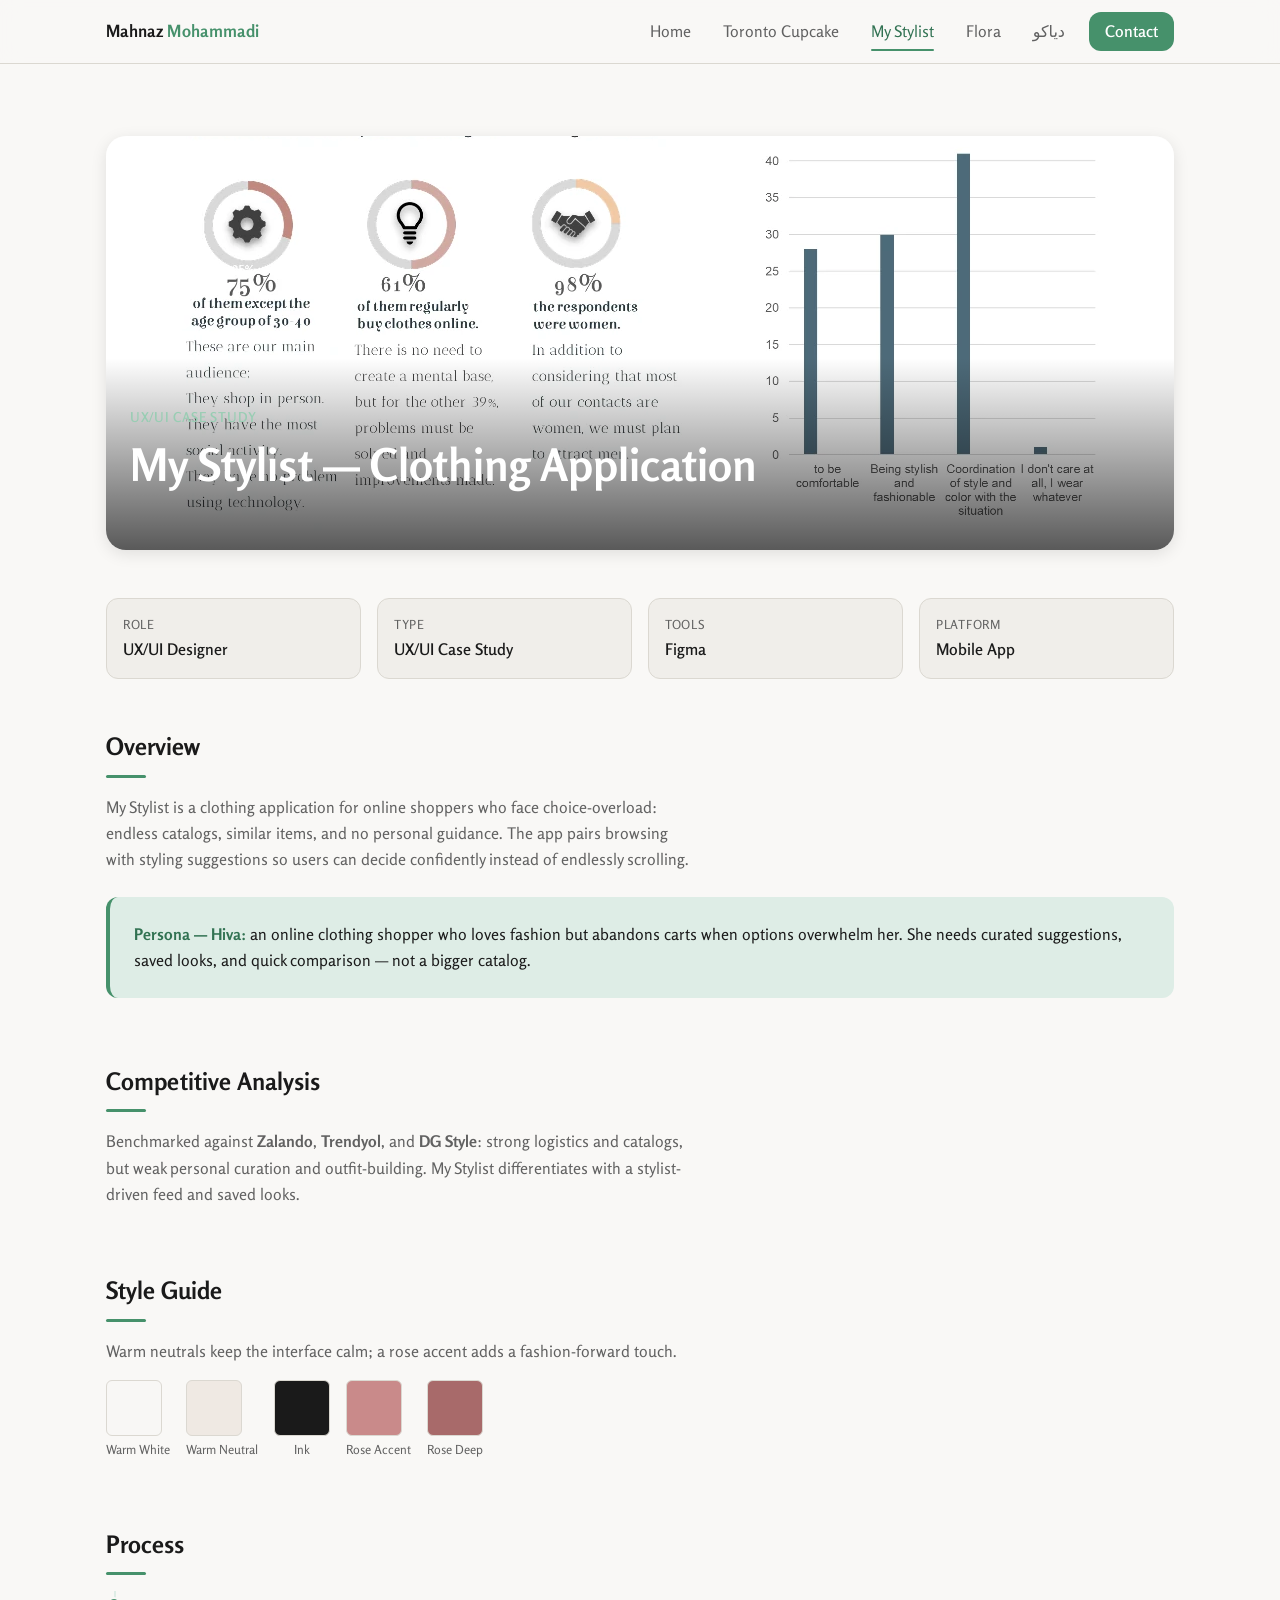
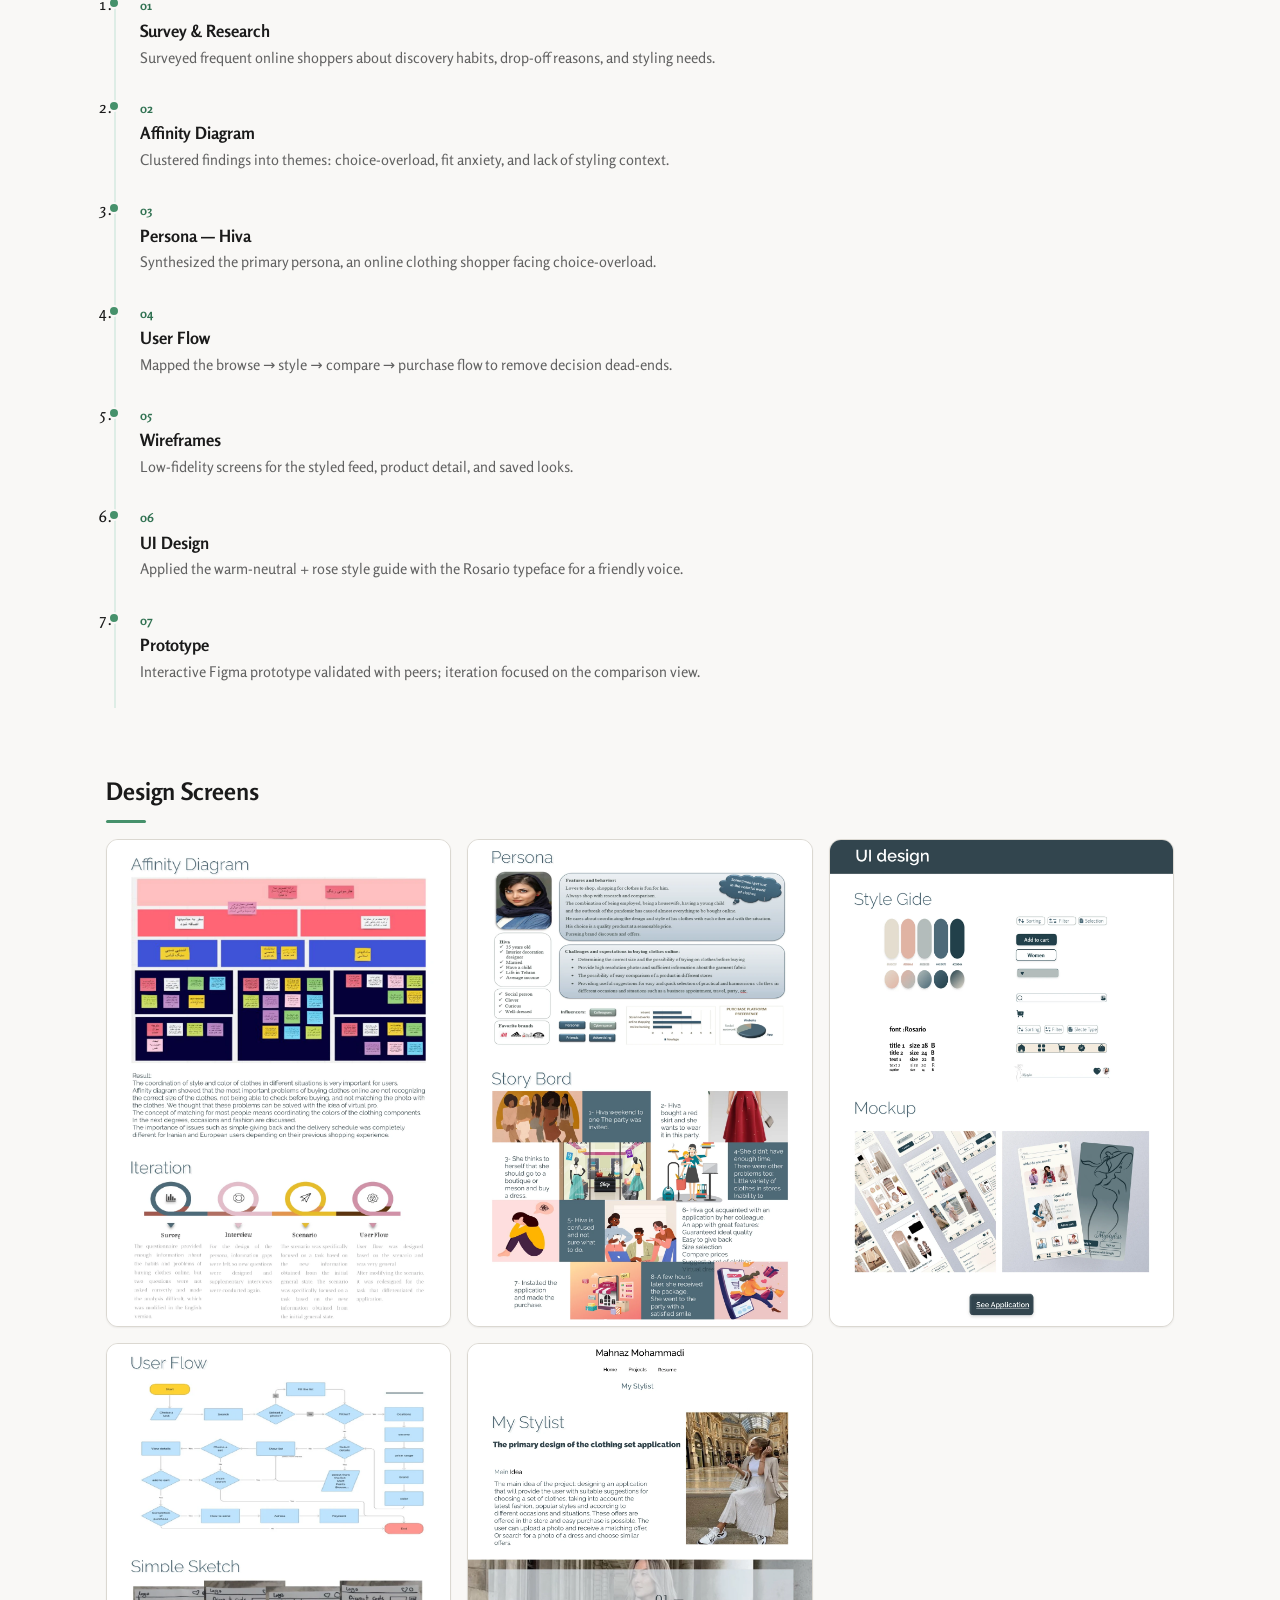
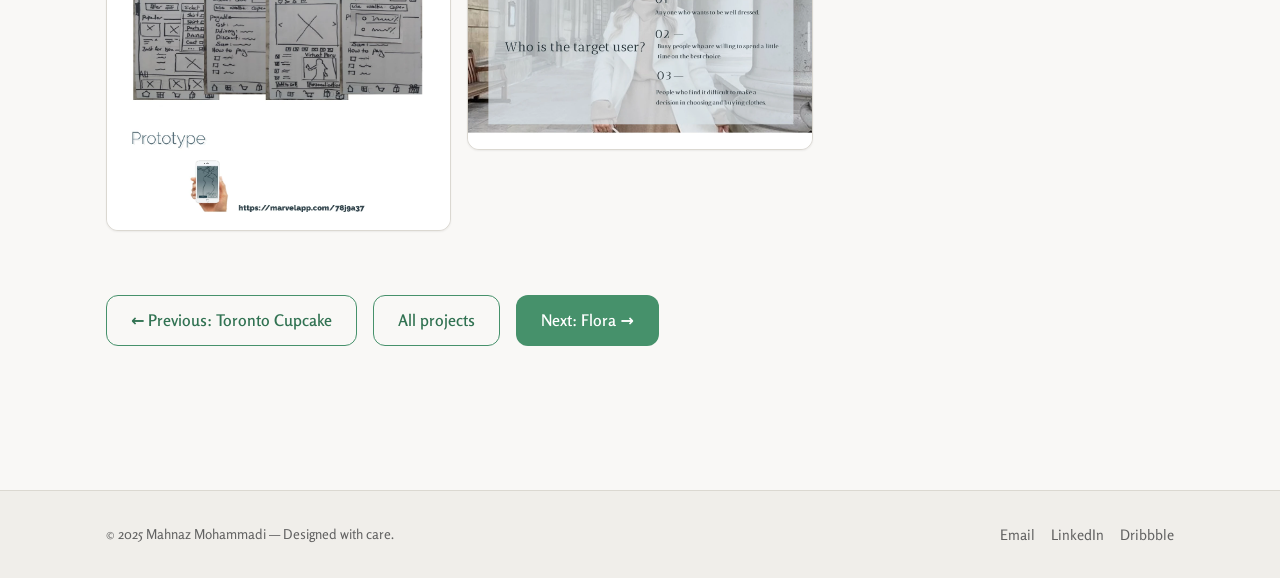
<file: my-stylist.html>
<!DOCTYPE html>
<html lang="en">
<head>
<meta charset="UTF-8" />
<meta name="viewport" content="width=device-width, initial-scale=1" />
<title>My Stylist — Clothing Application | Mahnaz Mohammadi</title>
<meta name="description" content="UX/UI case study: My Stylist, a clothing app helping online shoppers overcome choice-overload." />
<link rel="preconnect" href="https://fonts.googleapis.com" />
<link rel="preconnect" href="https://fonts.gstatic.com" crossorigin />
<link href="https://fonts.googleapis.com/css2?family=Rosario:ital,wght@0,400;0,500;0,600;0,700;1,400&family=Balsamiq+Sans:wght@400;700&family=Vazirmatn:wght@400;600;700&display=swap" rel="stylesheet" />
<link rel="stylesheet" href="style.css" />
</head>
<body>
<a class="skip-link" href="#main">Skip to content</a>

<header class="site-header">
  <div class="header-inner">
    <a class="logo" href="index.html">Mahnaz <span>Mohammadi</span></a>
    <button class="nav-toggle" aria-expanded="false" aria-controls="primary-nav" aria-label="Toggle navigation">
      <span></span><span></span><span></span>
    </button>
    <nav id="primary-nav" class="nav-links" aria-label="Primary">
      <a href="index.html">Home</a>
      <a href="cupcake.html">Toronto Cupcake</a>
      <a href="my-stylist.html">My Stylist</a>
      <a href="flora.html">Flora</a>
      <a href="diaco.html">دیاکو</a>
      <a class="nav-cta" href="mailto:mahnaz.mohammadi@example.com">Contact</a>
    </nav>
  </div>
</header>

<main id="main">
  <div class="container">
    <!-- Hero -->
    <section class="case-hero">
      <img src="images/my-stylist.webp" alt="My Stylist clothing app hero" />
      <div class="case-hero-overlay">
        <p class="case-type">UX/UI Case Study</p>
        <h1>My Stylist — Clothing Application</h1>
      </div>
    </section>

    <!-- Meta -->
    <dl class="meta-grid">
      <div class="meta-item"><dt>Role</dt><dd>UX/UI Designer</dd></div>
      <div class="meta-item"><dt>Type</dt><dd>UX/UI Case Study</dd></div>
      <div class="meta-item"><dt>Tools</dt><dd>Figma</dd></div>
      <div class="meta-item"><dt>Platform</dt><dd>Mobile App</dd></div>
    </dl>

    <!-- Overview -->
    <section class="case-section">
      <h2>Overview</h2>
      <p>
        My Stylist is a clothing application for online shoppers who face choice-overload:
        endless catalogs, similar items, and no personal guidance. The app pairs browsing with
        styling suggestions so users can decide confidently instead of endlessly scrolling.
      </p>
      <div class="insight">
        <strong>Persona — Hiva:</strong> an online clothing shopper who loves fashion but abandons
        carts when options overwhelm her. She needs curated suggestions, saved looks, and quick
        comparison — not a bigger catalog.
      </div>
    </section>

    <!-- Competitive analysis -->
    <section class="case-section">
      <h2>Competitive Analysis</h2>
      <p>
        Benchmarked against <strong>Zalando</strong>, <strong>Trendyol</strong>, and
        <strong>DG Style</strong>: strong logistics and catalogs, but weak personal curation and
        outfit-building. My Stylist differentiates with a stylist-driven feed and saved looks.
      </p>
    </section>

    <!-- Palette -->
    <section class="case-section">
      <h2>Style Guide</h2>
      <p>Warm neutrals keep the interface calm; a rose accent adds a fashion-forward touch.</p>
      <div class="palette" style="margin-top: var(--sp-2);">
        <div class="swatch"><i style="background:#f8f7f5;"></i>Warm White</div>
        <div class="swatch"><i style="background:#efe9e3;"></i>Warm Neutral</div>
        <div class="swatch"><i style="background:#1a1a1a;"></i>Ink</div>
        <div class="swatch"><i style="background:#c98a8a;"></i>Rose Accent</div>
        <div class="swatch"><i style="background:#a86a6a;"></i>Rose Deep</div>
      </div>
    </section>

    <!-- Process -->
    <section class="case-section">
      <h2>Process</h2>
      <ol class="timeline">
        <li><span class="phase-num">01</span><h3>Survey &amp; Research</h3><p>Surveyed frequent online shoppers about discovery habits, drop-off reasons, and styling needs.</p></li>
        <li><span class="phase-num">02</span><h3>Affinity Diagram</h3><p>Clustered findings into themes: choice-overload, fit anxiety, and lack of styling context.</p></li>
        <li><span class="phase-num">03</span><h3>Persona — Hiva</h3><p>Synthesized the primary persona, an online clothing shopper facing choice-overload.</p></li>
        <li><span class="phase-num">04</span><h3>User Flow</h3><p>Mapped the browse → style → compare → purchase flow to remove decision dead-ends.</p></li>
        <li><span class="phase-num">05</span><h3>Wireframes</h3><p>Low-fidelity screens for the styled feed, product detail, and saved looks.</p></li>
        <li><span class="phase-num">06</span><h3>UI Design</h3><p>Applied the warm-neutral + rose style guide with the Rosario typeface for a friendly voice.</p></li>
        <li><span class="phase-num">07</span><h3>Prototype</h3><p>Interactive Figma prototype validated with peers; iteration focused on the comparison view.</p></li>
      </ol>
    </section>

    <!-- Gallery -->
    <section class="case-section">
      <h2>Design Screens</h2>
      <div class="gallery">
        <img class="lazy-img" data-src="images/my-stylist-1.webp" alt="My Stylist wireframes and research" loading="lazy" />
        <img class="lazy-img" data-src="images/my-stylist-2.webp" alt="My Stylist user flow" loading="lazy" />
        <img class="lazy-img" data-src="images/my-stylist-3.webp" alt="My Stylist UI design" loading="lazy" />
        <img class="lazy-img" data-src="images/my-stylist-4.webp" alt="My Stylist screens" loading="lazy" />
        <img class="lazy-img" data-src="images/my-stylist-5.webp" alt="My Stylist final screens" loading="lazy" />
      </div>
    </section>

    <div class="btn-row" style="margin-bottom: var(--sp-5);">
      <a class="btn btn-outline" href="cupcake.html">← Previous: Toronto Cupcake</a>
      <a class="btn btn-outline" href="index.html">All projects</a>
      <a class="btn btn-primary" href="flora.html">Next: Flora →</a>
    </div>
  </div>
</main>

<footer class="site-footer">
  <div class="container footer-inner">
    <span class="footer-copy">© 2025 Mahnaz Mohammadi — Designed with care.</span>
    <nav class="footer-links" aria-label="Social">
      <a href="mailto:mahnaz.mohammadi@example.com">Email</a>
      <a href="https://www.linkedin.com/in/mahnaz-mohammadi" target="_blank" rel="noopener">LinkedIn</a>
      <a href="https://dribbble.com/" target="_blank" rel="noopener">Dribbble</a>
    </nav>
  </div>
</footer>

<script src="main.js"></script>
</body>
</html>
</file>
<file: style.css>
/* ============================================================
   Mahnaz Mohammadi — Portfolio
   Tokens: OKLCH with HSL fallbacks
   ============================================================ */
:root {
  /* Colors — warm neutral base + soft green accent */
  --c-bg:            hsl(40, 20%, 97%);   /* off-white #f8f7f5 */
  --c-surface:       hsl(40, 18%, 93%);
  --c-text:          hsl(0, 0%, 10%);     /* off-black #1a1a1a */
  --c-text-muted:    hsl(0, 0%, 38%);
  --c-accent:        hsl(150, 35%, 42%);  /* soft botanical green */
  --c-accent-strong: hsl(150, 40%, 32%);
  --c-accent-soft:   hsl(150, 30%, 90%);
  --c-border:        hsl(40, 12%, 84%);

  @supports (color: oklch(50% 0.1 150)) {
    :root {
      --c-bg:            oklch(97.5% 0.005 90);
      --c-surface:       oklch(94% 0.008 90);
      --c-text:          oklch(22% 0.01 90);
      --c-text-muted:    oklch(45% 0.01 90);
      --c-accent:        oklch(62% 0.11 155);
      --c-accent-strong: oklch(48% 0.11 155);
      --c-accent-soft:   oklch(93% 0.04 155);
      --c-border:        oklch(88% 0.01 90);
    }
  }

  /* Spacing — 8px rhythm */
  --sp-1: 0.5rem;   /* 8px  */
  --sp-2: 1rem;     /* 16px */
  --sp-3: 1.5rem;   /* 24px */
  --sp-4: 2rem;     /* 32px */
  --sp-5: 3rem;     /* 48px */
  --sp-6: 4rem;     /* 64px */
  --sp-7: 6rem;     /* 96px */

  /* Radius */
  --r-sm: 6px;
  --r-md: 12px;
  --r-lg: 20px;

  /* Elevation */
  --shadow-sm: 0 1px 2px hsl(0 0% 0% / 0.06);
  --shadow-md: 0 4px 16px hsl(0 0% 0% / 0.10);

  /* Type */
  --font-body: "Rosario", system-ui, sans-serif;
  --font-flora: "Balsamiq Sans", var(--font-body);
  --font-rtl: "Vazirmatn", var(--font-body);

  --container: 1100px;
  --header-h: 64px;
}

/* Dark mode */
@media (prefers-color-scheme: dark) {
  :root {
    --c-bg:            hsl(0, 0%, 10%);
    --c-surface:       hsl(0, 0%, 15%);
    --c-text:          hsl(40, 20%, 95%);
    --c-text-muted:    hsl(40, 10%, 70%);
    --c-accent:        hsl(150, 35%, 55%);
    --c-accent-strong: hsl(150, 35%, 65%);
    --c-accent-soft:   hsl(150, 20%, 20%);
    --c-border:        hsl(0, 0%, 26%);

    @supports (color: oklch(50% 0.1 150)) {
      :root {
        --c-bg:            oklch(20% 0.005 90);
        --c-surface:       oklch(26% 0.008 90);
        --c-text:          oklch(95% 0.005 90);
        --c-text-muted:    oklch(72% 0.01 90);
        --c-accent:        oklch(72% 0.12 155);
        --c-accent-strong: oklch(82% 0.11 155);
        --c-accent-soft:   oklch(30% 0.05 155);
        --c-border:        oklch(34% 0.01 90);
      }
    }
    --shadow-sm: 0 1px 2px hsl(0 0% 0% / 0.3);
    --shadow-md: 0 4px 16px hsl(0 0% 0% / 0.4);
  }
}

/* ============ Reset & base ============ */
*, *::before, *::after { box-sizing: border-box; margin: 0; padding: 0; }
html { scroll-behavior: smooth; }
body {
  font-family: var(--font-body);
  background: var(--c-bg);
  color: var(--c-text);
  line-height: 1.65;
  font-size: 1rem;
  padding-top: var(--header-h);
  -webkit-font-smoothing: antialiased;
}
img { max-width: 100%; display: block; height: auto; }
a { color: var(--c-accent-strong); }
a:hover { color: var(--c-accent); }
ul { list-style: none; }

.container { max-width: var(--container); margin-inline: auto; padding-inline: var(--sp-2); }
main { padding-block: var(--sp-5) var(--sp-7); }

/* ============ Header / Nav ============ */
.site-header {
  position: fixed; top: 0; left: 0; right: 0; z-index: 100;
  height: var(--header-h);
  background: color-mix(in srgb, var(--c-bg) 88%, transparent);
  backdrop-filter: blur(10px);
  border-bottom: 1px solid var(--c-border);
  transition: box-shadow 0.25s ease, background 0.25s ease;
}
.site-header.scrolled { box-shadow: var(--shadow-md); }
.header-inner {
  max-width: var(--container); margin-inline: auto;
  height: 100%; padding-inline: var(--sp-2);
  display: flex; align-items: center; justify-content: space-between; gap: var(--sp-2);
}
.logo {
  font-weight: 700; font-size: 1.05rem; text-decoration: none;
  color: var(--c-text); letter-spacing: 0.02em;
}
.logo span { color: var(--c-accent); }
.nav-links { display: flex; gap: var(--sp-2); align-items: center; }
.nav-links a {
  text-decoration: none; color: var(--c-text-muted);
  padding: var(--sp-1) var(--sp-1);
  border-radius: var(--r-sm);
  position: relative;
  transition: color 0.2s ease, background 0.2s ease;
}
.nav-links a::after {
  content: ""; position: absolute; left: 0.5rem; right: 0.5rem; bottom: 2px;
  height: 2px; background: var(--c-accent); border-radius: 2px;
  transform: scaleX(0); transform-origin: left;
  transition: transform 0.25s ease;
}
.nav-links a:hover { color: var(--c-text); }
.nav-links a.active { color: var(--c-accent-strong); }
.nav-links a.active::after, .nav-links a:hover::after { transform: scaleX(1); }
.nav-links a.nav-cta {
  background: var(--c-accent); color: #fff;
  padding: 0.4rem 1rem; border-radius: var(--r-md); font-weight: 600;
}
.nav-links a.nav-cta::after { display: none; }
.nav-links a.nav-cta:hover { background: var(--c-accent-strong); }

.nav-toggle {
  display: none; background: none; border: 1px solid var(--c-border);
  border-radius: var(--r-sm); padding: 0.45rem 0.55rem; cursor: pointer;
}
.nav-toggle span {
  display: block; width: 20px; height: 2px; background: var(--c-text);
  margin: 4px 0; border-radius: 2px; transition: transform 0.25s ease, opacity 0.25s ease;
}
.nav-toggle[aria-expanded="true"] span:nth-child(1) { transform: translateY(6px) rotate(45deg); }
.nav-toggle[aria-expanded="true"] span:nth-child(2) { opacity: 0; }
.nav-toggle[aria-expanded="true"] span:nth-child(3) { transform: translateY(-6px) rotate(-45deg); }

/* RTL nav fix */
[dir="rtl"] .nav-links a::after { transform-origin: right; }

@media (max-width: 768px) {
  .nav-toggle { display: block; }
  .nav-links {
    position: fixed; inset: var(--header-h) 0 auto 0;
    flex-direction: column; align-items: stretch; gap: 0;
    background: var(--c-bg); border-bottom: 1px solid var(--c-border);
    padding: var(--sp-2);
    transform: translateY(-110%); transition: transform 0.3s ease;
    box-shadow: var(--shadow-md);
  }
  .nav-links.open { transform: translateY(0); }
  .nav-links a { padding: var(--sp-2); }
}

/* ============ Buttons ============ */
.btn {
  display: inline-block; padding: 0.7rem 1.5rem;
  border-radius: var(--r-md); text-decoration: none; font-weight: 600;
  transition: background 0.2s ease, transform 0.2s ease, box-shadow 0.2s ease;
  border: 1px solid transparent;
}
.btn-primary { background: var(--c-accent); color: #fff; }
.btn-primary:hover { background: var(--c-accent-strong); color: #fff; transform: translateY(-2px); box-shadow: var(--shadow-md); }
.btn-outline { border-color: var(--c-accent); color: var(--c-accent-strong); }
.btn-outline:hover { background: var(--c-accent-soft); }
.btn-row { display: flex; gap: var(--sp-2); flex-wrap: wrap; }

/* ============ Hero (home) ============ */
.hero { padding-block: var(--sp-6) var(--sp-5); }
.hero-grid { display: grid; grid-template-columns: 1.1fr 0.9fr; gap: var(--sp-5); align-items: center; }
.hero h1 { font-size: clamp(2.2rem, 5vw, 3.4rem); line-height: 1.15; }
.hero .tagline { font-size: 1.15rem; color: var(--c-text-muted); margin-block: var(--sp-2) var(--sp-3); }
.hero .eyebrow {
  display: inline-block; background: var(--c-accent-soft); color: var(--c-accent-strong);
  padding: 0.3rem 0.9rem; border-radius: 999px; font-weight: 600; font-size: 0.85rem;
  letter-spacing: 0.06em; text-transform: uppercase; margin-bottom: var(--sp-2);
}
.hero-img {
  border-radius: var(--r-lg); box-shadow: var(--shadow-md); overflow: hidden;
}
@media (max-width: 768px) { .hero-grid { grid-template-columns: 1fr; } }

/* ============ Sections ============ */
.section { padding-block: var(--sp-5); }
.section-title { font-size: clamp(1.5rem, 3vw, 2rem); margin-bottom: var(--sp-4); }
.section-title::after {
  content: ""; display: block; width: 48px; height: 3px;
  background: var(--c-accent); border-radius: 3px; margin-top: var(--sp-1);
}

/* Services */
.services-grid { display: grid; grid-template-columns: repeat(auto-fit, minmax(220px, 1fr)); gap: var(--sp-2); }
.service-card {
  background: var(--c-surface); border: 1px solid var(--c-border);
  border-radius: var(--r-md); padding: var(--sp-3);
  box-shadow: var(--shadow-sm);
}
.service-card h3 { font-size: 1.05rem; margin-bottom: var(--sp-1); }
.service-card p { color: var(--c-text-muted); font-size: 0.92rem; }

/* ============ Project cards ============ */
.projects-grid { display: grid; grid-template-columns: repeat(auto-fit, minmax(280px, 1fr)); gap: var(--sp-3); }
.project-card {
  background: var(--c-surface); border: 1px solid var(--c-border);
  border-radius: var(--r-lg); overflow: hidden; text-decoration: none;
  color: var(--c-text); display: flex; flex-direction: column;
  transition: transform 0.25s ease, box-shadow 0.25s ease;
  box-shadow: var(--shadow-sm);
}
.project-card:hover { transform: translateY(-4px); box-shadow: var(--shadow-md); color: var(--c-text); }
.project-card img { aspect-ratio: 16/10; object-fit: cover; width: 100%; }
.project-card .card-body { padding: var(--sp-3); }
.project-card .card-tag { font-size: 0.78rem; color: var(--c-accent-strong); font-weight: 600; letter-spacing: 0.05em; text-transform: uppercase; }
.project-card h3 { margin: var(--sp-1) 0; }
.project-card p { color: var(--c-text-muted); font-size: 0.92rem; }

/* ============ Case study pages ============ */
.case-hero {
  position: relative; width: 100%; min-height: 46vh;
  display: flex; align-items: flex-end;
  border-radius: var(--r-lg); overflow: hidden; margin-block: var(--sp-3) var(--sp-5);
  box-shadow: var(--shadow-md);
}
.case-hero img {
  position: absolute; inset: 0; width: 100%; height: 100%; object-fit: cover;
}
.case-hero .case-hero-overlay {
  position: relative; width: 100%;
  padding: var(--sp-5) var(--sp-3);
  background: linear-gradient(to top, hsl(0 0% 0% / 0.65), hsl(0 0% 0% / 0));
  color: #fff;
}
.case-hero h1 { font-size: clamp(1.8rem, 4vw, 2.8rem); }
.case-hero .case-type { color: hsl(150 35% 70%); font-weight: 600; letter-spacing: 0.05em; text-transform: uppercase; font-size: 0.85rem; }

.meta-grid {
  display: grid; grid-template-columns: repeat(auto-fit, minmax(160px, 1fr));
  gap: var(--sp-2); margin-bottom: var(--sp-5);
}
.meta-item { background: var(--c-surface); border: 1px solid var(--c-border); border-radius: var(--r-md); padding: var(--sp-2); }
.meta-item dt { font-size: 0.78rem; text-transform: uppercase; letter-spacing: 0.06em; color: var(--c-text-muted); }
.meta-item dd { font-weight: 600; }

.case-section { margin-bottom: var(--sp-6); }
.case-section h2 { font-size: 1.5rem; margin-bottom: var(--sp-2); }
.case-section h2::after {
  content: ""; display: block; width: 40px; height: 3px;
  background: var(--c-accent); border-radius: 3px; margin-top: var(--sp-1);
}
.case-section p { color: var(--c-text-muted); max-width: 65ch; }

/* Timeline */
.timeline { border-inline-start: 2px solid var(--c-accent-soft); margin-inline-start: var(--sp-1); }
.timeline li { position: relative; padding: 0 0 var(--sp-3) var(--sp-3); }
[dir="rtl"] .timeline { border-inline-start: none; border-inline-end: 2px solid var(--c-accent-soft); }
[dir="rtl"] .timeline li { padding: 0 var(--sp-3) var(--sp-3) 0; }
.timeline li::before {
  content: ""; position: absolute; inset-inline-start: -8px; top: 6px;
  width: 12px; height: 12px; border-radius: 50%;
  background: var(--c-accent); border: 2px solid var(--c-bg);
}
.timeline .phase-num { font-size: 0.78rem; color: var(--c-accent-strong); font-weight: 700; }
.timeline h3 { font-size: 1.05rem; }
.timeline p { color: var(--c-text-muted); font-size: 0.92rem; }

/* Gallery */
.gallery { display: grid; grid-template-columns: repeat(auto-fit, minmax(260px, 1fr)); gap: var(--sp-2); }
.gallery img {
  width: 100%; border-radius: var(--r-md); border: 1px solid var(--c-border);
  box-shadow: var(--shadow-sm); background: var(--c-surface);
}
.gallery img:hover { box-shadow: var(--shadow-md); }

/* Insight callout */
.insight {
  background: var(--c-accent-soft); border-inline-start: 4px solid var(--c-accent);
  border-radius: var(--r-md); padding: var(--sp-3); margin-block: var(--sp-3);
}
.insight strong { color: var(--c-accent-strong); }

/* Palette chips */
.palette { display: flex; gap: var(--sp-2); flex-wrap: wrap; }
.swatch { text-align: center; font-size: 0.78rem; color: var(--c-text-muted); }
.swatch i {
  display: block; width: 56px; height: 56px; border-radius: var(--r-sm);
  border: 1px solid var(--c-border); margin-bottom: 4px;
}

/* ============ Footer ============ */
.site-footer {
  border-top: 1px solid var(--c-border);
  padding-block: var(--sp-4);
  background: var(--c-surface);
}
.footer-inner {
  display: flex; flex-wrap: wrap; gap: var(--sp-2);
  align-items: center; justify-content: space-between;
}
.footer-links { display: flex; gap: var(--sp-2); }
.footer-links a { text-decoration: none; color: var(--c-text-muted); font-size: 0.9rem; }
.footer-links a:hover { color: var(--c-accent-strong); }
.footer-copy { color: var(--c-text-muted); font-size: 0.85rem; }

/* ============ Flora flavor ============ */
.flora h1, .flora h2, .flora h3 { font-family: var(--font-flora); }
.flora .case-section h2::after { background: hsl(140 30% 45%); }

/* ============ RTL (Diaco) ============ */
[dir="rtl"] { font-family: var(--font-rtl); text-align: right; }
[dir="rtl"] h1, [dir="rtl"] h2, [dir="rtl"] h3 { font-family: var(--font-rtl); }
[dir="rtl"] .hero .eyebrow, [dir="rtl"] .case-hero .case-type { letter-spacing: 0; }

/* ============ Utilities ============ */
.skip-link {
  position: absolute; inset-inline-start: -999px; top: var(--sp-1);
  background: var(--c-accent); color: #fff; padding: 0.5rem 1rem;
  border-radius: var(--r-sm); z-index: 200;
}
.skip-link:focus { inset-inline-start: var(--sp-1); }
.lazy-img { opacity: 0; transition: opacity 0.4s ease; }
.lazy-img.loaded { opacity: 1; }
.sr-only {
  position: absolute; width: 1px; height: 1px; overflow: hidden;
  clip: rect(0 0 0 0); white-space: nowrap;
}
</file>
